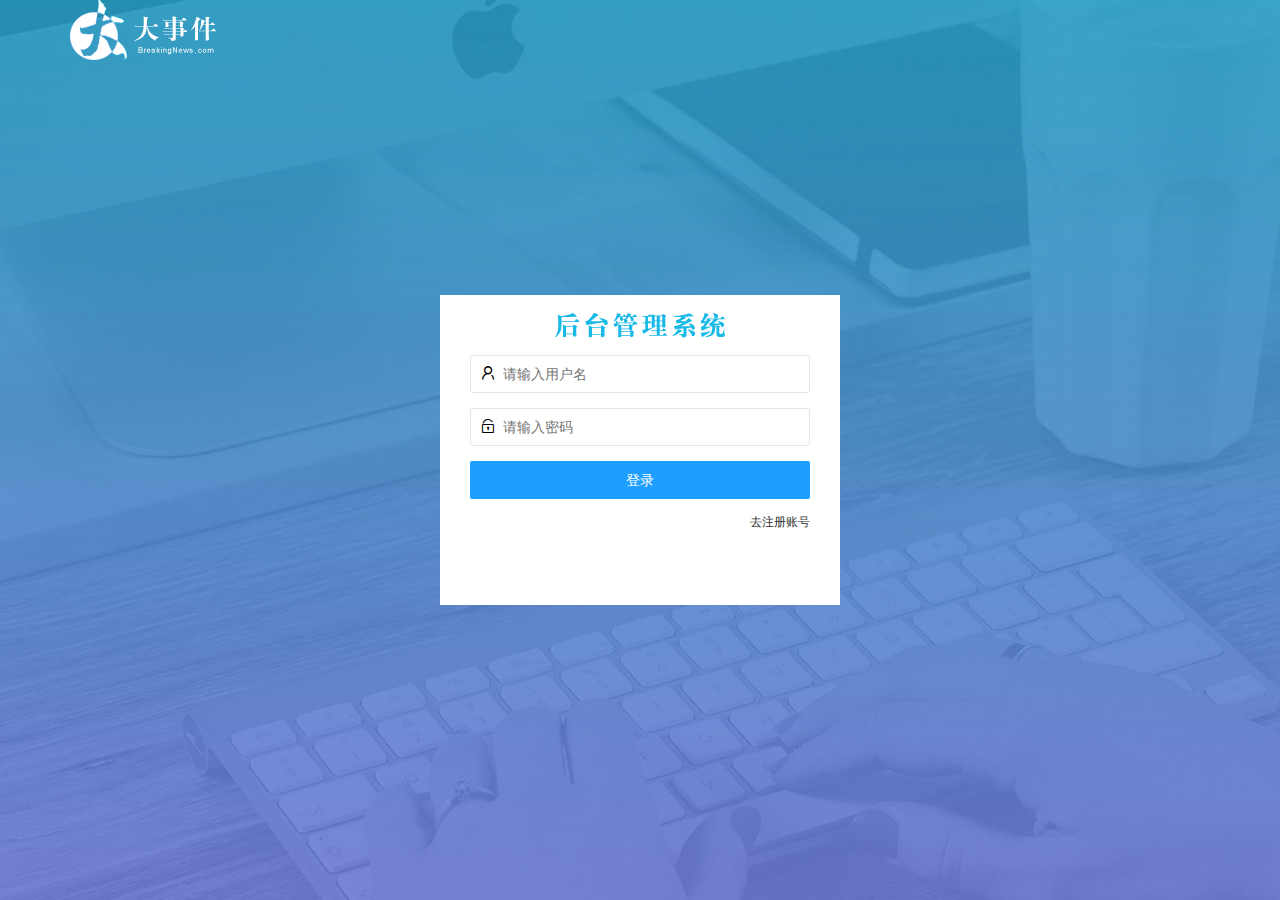
<file: login.html>
<!DOCTYPE html>
<html lang="en">

<head>
    <meta charset="UTF-8">
    <meta name="viewport" content="width=device-width, initial-scale=1.0">
    <title>大事件-登录/注册</title>
    <!-- 导入layui的样式 -->
    <link rel="stylesheet" href="/assets/lib/layui/css/layui.css">
    <!-- 导入自己的样式 -->
    <link rel="stylesheet" href="./assets/css/login.css">
</head>

<body>
    <!-- 头部的logo区域 -->
    <div class="layui-main">
        <img src="/assets/images/logo.png" alt="" />
    </div>
    <!-- 登录注册区域 -->
    <div class="loginAndRegBox">
        <div class="title_box"></div>
        <!-- 登录的div -->
        <div class="login_box">
            <!-- 登录的表单 -->
            <form class="layui-form" id="form_login">
                <!-- 用户名 -->
                <div class="layui-form-item">
                    <i class="layui-icon layui-icon-username"></i>
                    <input type="text" name="username" required lay-verify="required" placeholder="请输入用户名"
                        autocomplete="off" class="layui-input" />
                </div>
                <!-- 密码 -->
                <div class="layui-form-item">
                    <i class="layui-icon layui-icon-password"></i>
                    <input type="password" name="password" required lay-verify="required|pwd" placeholder="请输入密码"
                        autocomplete="off" class="layui-input">
                </div>
                <!-- 登入按钮 -->
                <div class="layui-form-item">
                    <!-- 注意：表单提交按钮和普通按钮的区别，就是 lay-submit 属性 -->
                    <button class="layui-btn layui-btn-fluid  layui-btn-normal" lay-submit>登录</button>
                </div>
                <div class="layui-form-item links">
                    <a href="javascript:;" id="link_reg">去注册账号</a>
                </div>
            </form>
        </div>
        <!-- 注册的div -->
        <div class="reg_box">
            <!-- 注册的表单 -->
            <form class="layui-form" id="form_reg">
                <!-- 用户名 -->
                <div class="layui-form-item">
                    <i class="layui-icon layui-icon-username"></i>
                    <input type="text" name="username" required lay-verify="required" placeholder="请输入用户名"
                        autocomplete="off" class="layui-input">
                </div>
                <!-- 密码 -->
                <div class="layui-form-item">
                    <i class="layui-icon layui-icon-password"></i>
                    <input type="password" name="password" required lay-verify="required|pwd" placeholder="请输入密码"
                        autocomplete="off" class="layui-input">
                </div>
                <!-- 密码确认框 -->
                <div class="layui-form-item">
                    <i class="layui-icon layui-icon-password"></i>
                    <input type="password" name="repassword" required lay-verify="required|pwd|repwd"
                        placeholder="再次确认密码" autocomplete="off" class="layui-input">
                </div>
                <!-- 注册按钮 -->
                <div class="layui-form-item">
                    <!-- 注意：表单提交按钮和普通按钮的区别，就是 lay-submit 属性 -->
                    <button class="layui-btn layui-btn-fluid  layui-btn-normal" lay-submit>注册</button>
                </div>
                <div class="layui-form-item links">
                    <a href="javascript:;" id="link_login">去登录</a>
                </div>
            </form>
        </div>
    </div>
    <!-- 导入layUI 的js文件 -->
    <script src="/assets/lib/layui/layui.all.js"></script>
    <!-- 导入JQuery -->
    <script src="/assets/lib/jquery.js"></script>
    <!-- 导入自己封装的 baseAPI.js -->
    <script src="/assets/js/baseAPI.JS"></script>
    <!-- 导入自己的JavaScript脚本 -->
    <script src="/assets/js/login.js"></script>
</body>

</html>
</file>
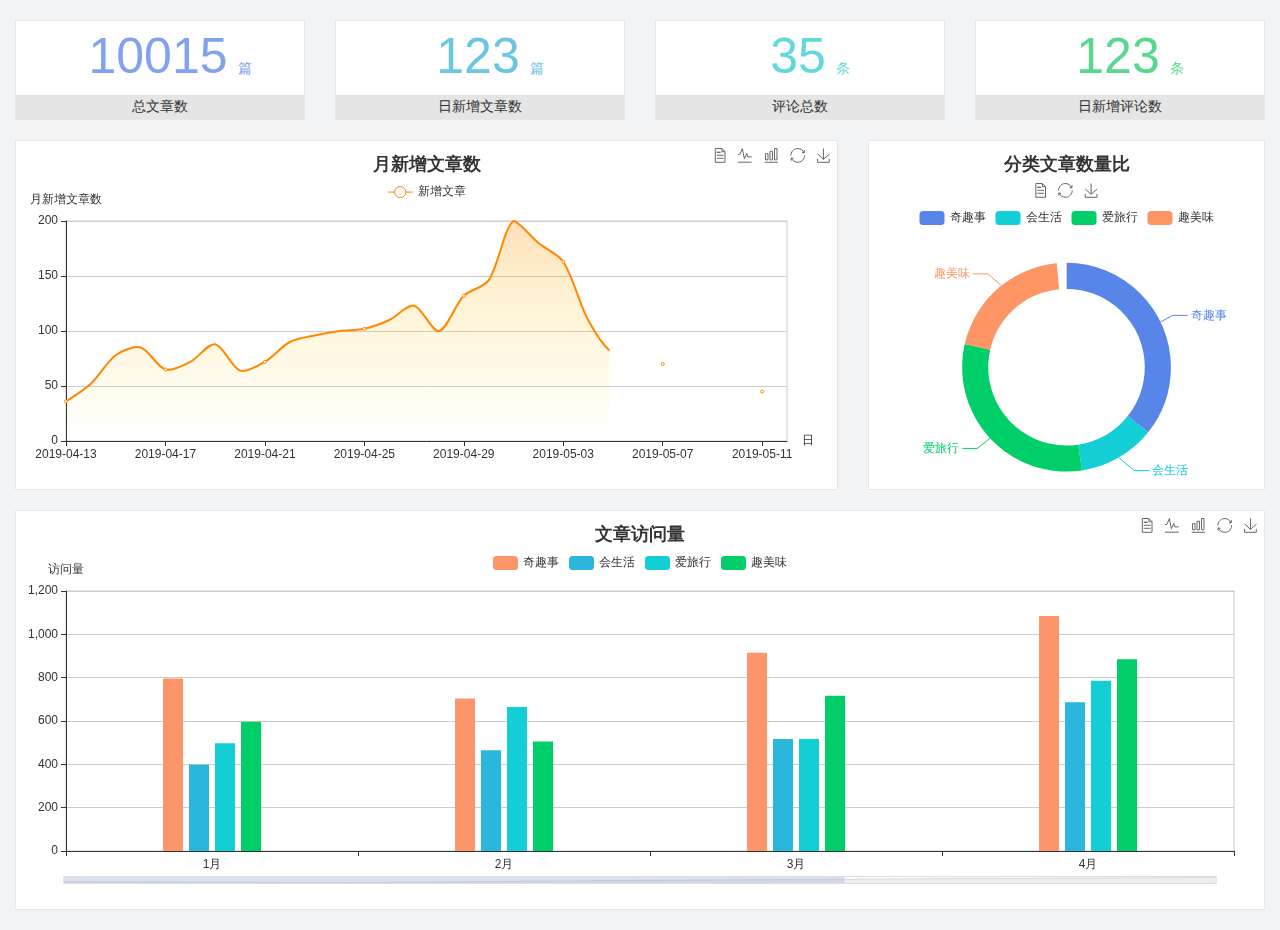
<file: home/dashboard.html>
<!DOCTYPE html>
<html lang="en">

<head>
  <meta charset="UTF-8">
  <meta name="viewport" content="width=device-width, initial-scale=1.0">
  <meta http-equiv="X-UA-Compatible" content="ie=edge">
  <title>图表统计</title>
  <link rel="stylesheet" href="../../assets/lib/bootstrap.css" />
  <link rel="stylesheet" href="../../assets/lib/main.css" />
  <script src="../../assets/lib/jquery.js"></script>
  <script type="text/javascript" src="../../assets/lib/echarts.min.js"></script>
</head>

<body>
  <div class="container-fluid">
    <div class="row spannel_list">
      <div class="col-sm-3 col-xs-6">
        <div class="spannel">
          <em>10015</em><span>篇</span>
          <b>总文章数</b>
        </div>
      </div>
      <div class="col-sm-3 col-xs-6">
        <div class="spannel scolor01">
          <em>123</em><span>篇</span>
          <b>日新增文章数</b>
        </div>
      </div>
      <div class="col-sm-3 col-xs-6">
        <div class="spannel scolor02">
          <em>35</em><span>条</span>
          <b>评论总数</b>
        </div>
      </div>
      <div class="col-sm-3 col-xs-6">
        <div class="spannel scolor03">
          <em>123</em><span>条</span>
          <b>日新增评论数</b>
        </div>
      </div>
    </div>
  </div>

  <div class="container-fluid">
    <div class="row curve-pie">
      <div class="col-lg-8 col-md-8">
        <div class="gragh_pannel" id="curve_show"></div>
      </div>
      <div class="col-lg-4 col-md-4">
        <div class="gragh_pannel" id="pie_show"></div>
      </div>
    </div>
  </div>

  <div class="container-fluid">
    <div class="column_pannel" id="column_show"></div>
  </div>

  <script>
    var oChart = echarts.init(document.getElementById('curve_show'));
    var aList_all = [
      { 'count': 36, 'date': '2019-04-13' },
      { 'count': 52, 'date': '2019-04-14' },
      { 'count': 78, 'date': '2019-04-15' },
      { 'count': 85, 'date': '2019-04-16' },
      { 'count': 65, 'date': '2019-04-17' },
      { 'count': 72, 'date': '2019-04-18' },
      { 'count': 88, 'date': '2019-04-19' },
      { 'count': 64, 'date': '2019-04-20' },
      { 'count': 72, 'date': '2019-04-21' },
      { 'count': 90, 'date': '2019-04-22' },
      { 'count': 96, 'date': '2019-04-23' },
      { 'count': 100, 'date': '2019-04-24' },
      { 'count': 102, 'date': '2019-04-25' },
      { 'count': 110, 'date': '2019-04-26' },
      { 'count': 123, 'date': '2019-04-27' },
      { 'count': 100, 'date': '2019-04-28' },
      { 'count': 132, 'date': '2019-04-29' },
      { 'count': 146, 'date': '2019-04-30' },
      { 'count': 200, 'date': '2019-05-01' },
      { 'count': 180, 'date': '2019-05-02' },
      { 'count': 163, 'date': '2019-05-03' },
      { 'count': 110, 'date': '2019-05-04' },
      { 'count': 80, 'date': '2019-05-05' },
      { 'count': 82, 'date': '2019-05-06' },
      { 'count': 70, 'date': '2019-05-07' },
      { 'count': 65, 'date': '2019-05-08' },
      { 'count': 54, 'date': '2019-05-09' },
      { 'count': 40, 'date': '2019-05-10' },
      { 'count': 45, 'date': '2019-05-11' },
      { 'count': 38, 'date': '2019-05-12' },
    ];

    let aCount = [];
    let aDate = [];

    for (var i = 0; i < aList_all.length; i++) {
      aCount.push(aList_all[i].count);
      aDate.push(aList_all[i].date);
    }

    var chartopt = {
      title: {
        text: '月新增文章数',
        left: 'center',
        top: '10'
      },
      tooltip: {
        trigger: 'axis'
      },
      legend: {
        data: ['新增文章'],
        top: '40'
      },
      toolbox: {
        show: true,
        feature: {
          mark: { show: true },
          dataView: { show: true, readOnly: false },
          magicType: { show: true, type: ['line', 'bar'] },
          restore: { show: true },
          saveAsImage: { show: true }
        }
      },
      calculable: true,
      xAxis: [
        {
          name: '日',
          type: 'category',
          boundaryGap: false,
          data: aDate
        }
      ],
      yAxis: [
        {
          name: '月新增文章数',
          type: 'value'
        }
      ],
      series: [
        {
          name: '新增文章',
          type: 'line',
          smooth: true,
          itemStyle: { normal: { areaStyle: { type: 'default' }, color: '#f80' }, lineStyle: { color: '#f80' } },
          data: aCount
        }],
      areaStyle: {
        normal: {
          color: new echarts.graphic.LinearGradient(0, 0, 0, 1, [{
            offset: 0,
            color: 'rgba(255,136,0,0.39)'
          }, {
            offset: .34,
            color: 'rgba(255,180,0,0.25)'
          }, {
            offset: 1,
            color: 'rgba(255,222,0,0.00)'
          }])

        }
      },
      grid: {
        show: true,
        x: 50,
        x2: 50,
        y: 80,
        height: 220
      }
    };

    oChart.setOption(chartopt);


    var oPie = echarts.init(document.getElementById('pie_show'));
    var oPieopt =
    {
      title: {
        top: 10,
        text: '分类文章数量比',
        x: 'center'
      },
      tooltip: {
        trigger: 'item',
        formatter: "{a} <br/>{b} : {c} ({d}%)"
      },
      color: ['#5885e8', '#13cfd5', '#00ce68', '#ff9565'],
      legend: {
        x: 'center',
        top: 65,
        data: ['奇趣事', '会生活', '爱旅行', '趣美味']
      },
      toolbox: {
        show: true,
        x: 'center',
        top: 35,
        feature: {
          mark: { show: true },
          dataView: { show: true, readOnly: false },
          magicType: {
            show: true,
            type: ['pie', 'funnel'],
            option: {
              funnel: {
                x: '25%',
                width: '50%',
                funnelAlign: 'left',
                max: 1548
              }
            }
          },
          restore: { show: true },
          saveAsImage: { show: true }
        }
      },
      calculable: true,
      series: [
        {
          name: '访问来源',
          type: 'pie',
          radius: ['45%', '60%'],
          center: ['50%', '65%'],
          data: [
            { value: 300, name: '奇趣事' },
            { value: 100, name: '会生活' },
            { value: 260, name: '爱旅行' },
            { value: 180, name: '趣美味' }
          ]
        }
      ]
    };
    oPie.setOption(oPieopt);



    var oColumn = this.echarts.init(document.getElementById('column_show'));
    var oColumnopt =
    {
      title: {
        text: '文章访问量',
        left: 'center',
        top: '10'
      },
      tooltip: {
        trigger: 'axis'
      },
      legend: {
        data: ['奇趣事', '会生活', '爱旅行', '趣美味'],
        top: '40'
      },
      toolbox: {
        show: true,
        feature: {
          mark: { show: true },
          dataView: { show: true, readOnly: false },
          magicType: { show: true, type: ['line', 'bar'] },
          restore: { show: true },
          saveAsImage: { show: true }
        }
      },
      calculable: true,
      xAxis: [
        {
          type: 'category',
          data: ['1月', '2月', '3月', '4月', '5月']
        }
      ],
      yAxis: [
        {
          name: '访问量',
          type: 'value'
        }
      ],
      series: [
        {
          name: '奇趣事',
          type: 'bar',
          barWidth: 20,
          itemStyle: {
            normal: { areaStyle: { type: 'default' }, color: '#fd956a' }
          },
          data: [800, 708, 920, 1090, 1200]
        },
        {
          name: '会生活',
          type: 'bar',
          barWidth: 20,
          itemStyle: {
            normal: { areaStyle: { type: 'default' }, color: '#2bb6db' }
          },
          data: [400, 468, 520, 690, 800]
        },
        {
          name: '爱旅行',
          type: 'bar',
          barWidth: 20,
          itemStyle: {
            normal: { areaStyle: { type: 'default' }, color: '#13cfd5' }
          },
          data: [500, 668, 520, 790, 900]
        },
        {
          name: '趣美味',
          type: 'bar',
          barWidth: 20,
          itemStyle: {
            normal: { areaStyle: { type: 'default' }, color: '#00ce68' }
          },
          data: [600, 508, 720, 890, 1000]
        }
      ],
      grid: {
        show: true,
        x: 50,
        x2: 30,
        y: 80,
        height: 260
      },
      dataZoom: [//给x轴设置滚动条
        {
          start: 0,//默认为0
          end: 100 - 1000 / 31,//默认为100
          type: 'slider',
          show: true,
          xAxisIndex: [0],
          handleSize: 0,//滑动条的 左右2个滑动条的大小
          height: 8,//组件高度
          left: 45, //左边的距离
          right: 50,//右边的距离
          bottom: 26,//右边的距离
          handleColor: '#ddd',//h滑动图标的颜色
          handleStyle: {
            borderColor: "#cacaca",
            borderWidth: "1",
            shadowBlur: 2,
            background: "#ddd",
            shadowColor: "#ddd",
          }
        }]
    };
    oColumn.setOption(oColumnopt);
  </script>
</body>

</html>
</file>
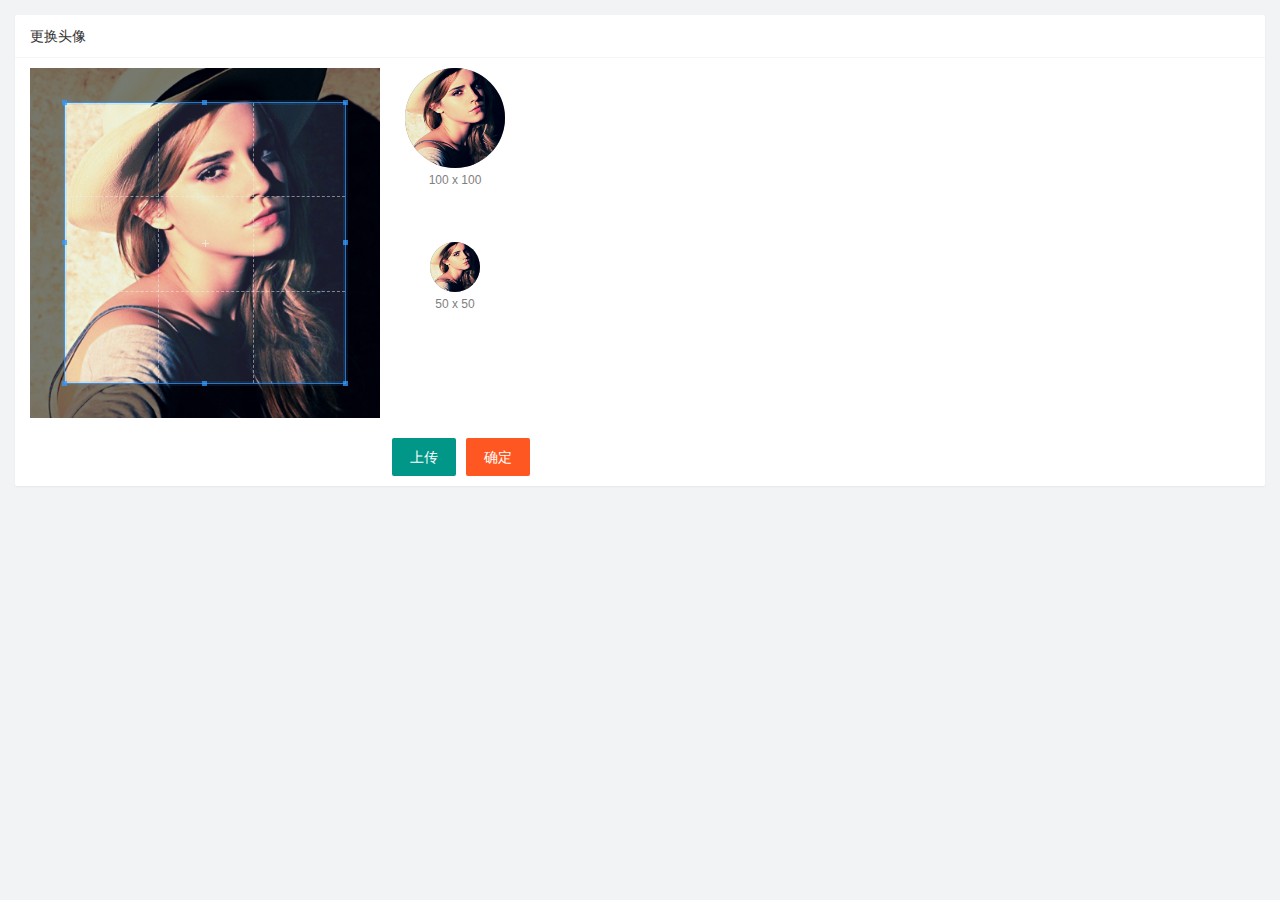
<file: user/user_avatar.html>
<!DOCTYPE html>
<html lang="en">

<head>
    <meta charset="UTF-8">
    <meta name="viewport" content="width=device-width, initial-scale=1.0">
    <title>Document</title>
    <link rel="stylesheet" href="/assets/lib/layui/css/layui.css">
    <link rel="stylesheet" href="/assets/lib/cropper/cropper.css" />
    <link rel="stylesheet" href="/assets/css/user/user_avatar.css">
</head>

<body>
    <!-- 卡片区域 -->
    <div class="layui-card">
        <div class="layui-card-header">更换头像</div>
        <div class="layui-card-body">
            <!-- 第一行的图片裁剪和预览区域 -->
            <div class="row1">
                <!-- 图片裁剪区域 -->
                <div class="cropper-box">
                    <!-- 这个 img 标签很重要，将来会把它初始化为裁剪区域 -->
                    <img id="image" src="/assets/images/sample.jpg" /> </div> <!-- 图片的预览区域 -->
                <div class="preview-box">
                    <div>
                        <!-- 宽高为 100px 的预览区域 -->
                        <div class="img-preview w100"></div>
                        <p class="size">100 x 100</p>
                    </div>
                    <div>
                        <!-- 宽高为 50px 的预览区域 -->
                        <div class="img-preview w50"></div>
                        <p class="size">50 x 50</p>
                    </div>
                </div>
            </div> <!-- 第二行的按钮区域 -->
            <div class="row2">
                <!-- 通过 accept 属性，可以指定，允许用户选择什么类型的文件-->
                <input type="file" id="file" accept="image/png,image/jpeg">
                <button type="button" class="layui-btn" id="btnChooseImage">上传</button>
                <button type="button" class="layui-btn layui-btn-danger" id="btnUpload">确定</button>
            </div>
        </div>
    </div>
    <script src="/assets/lib/layui/layui.all.js"></script>
    <script src="/assets/lib/jquery.js"></script>
    <script src="/assets/lib/cropper/Cropper.js"></script>
    <script src="/assets/lib/cropper/jquery-cropper.js"></script>
    <script src="/assets/js/baseAPI.JS"></script>
    <script src="/assets/js/user/user_avatar.js"></script>
</body>

</html>
</file>
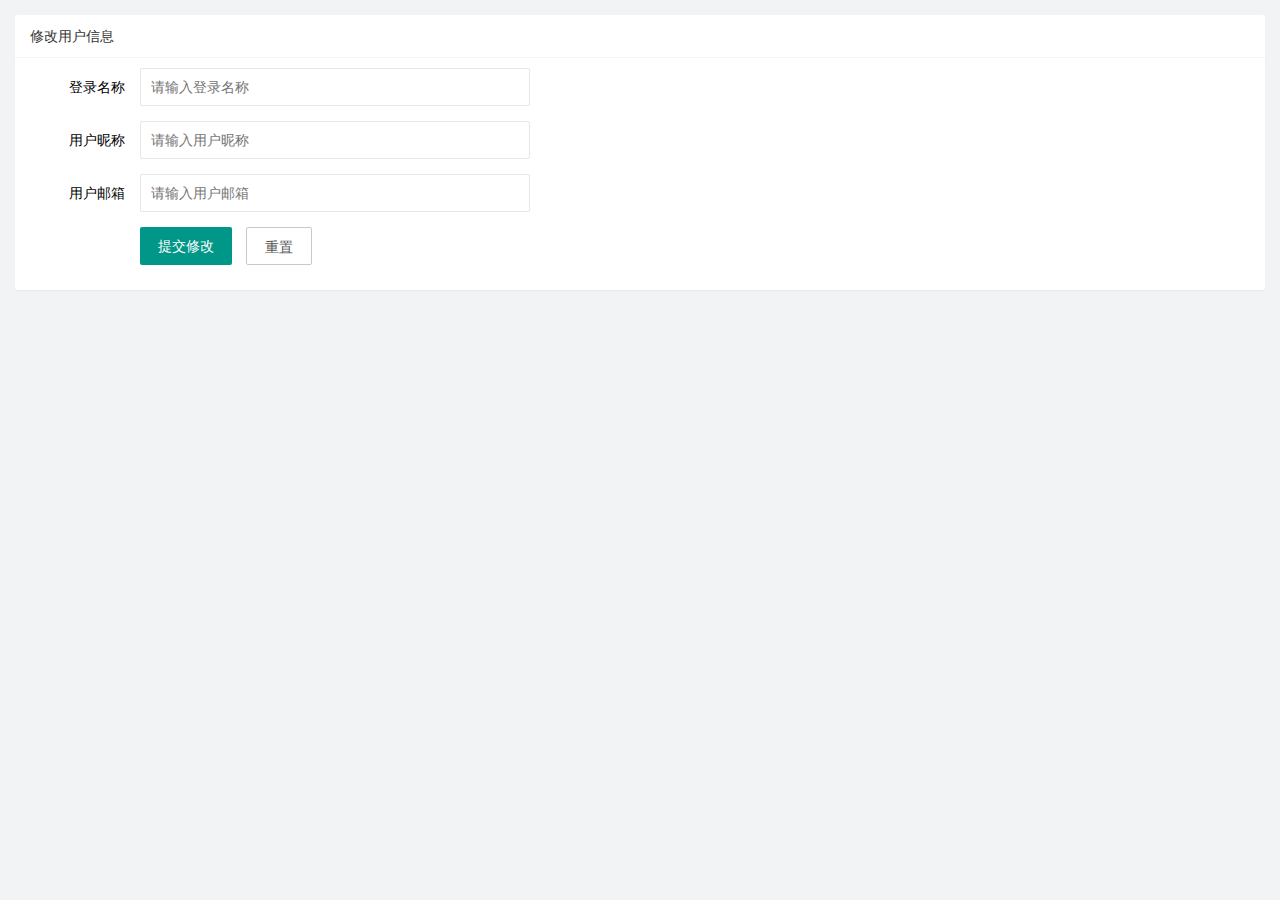
<file: user/user_info.html>
<!DOCTYPE html>
<html lang="en">

<head>
    <meta charset="UTF-8">
    <meta name="viewport" content="width=device-width, initial-scale=1.0">
    <title>Document</title>
    <!-- 导入 layui 的样式 -->
    <link rel="stylesheet" href="/assets/lib/layui/css/layui.css">
    <!-- 导入自己的样式 -->
    <link rel="stylesheet" href="/assets/css/user/user_info.css">
</head>

<body>
    <!-- 卡片区域 -->
    <div class="layui-card">
        <div class="layui-card-header">修改用户信息</div>
        <div class="layui-card-body">
            <!-- form表单区域 -->
            <form class="layui-form" lay-filter="formUserInfo">
                <!-- 这是隐藏域 -->
                <input type="hidden" name="id" value="">
                <div class="layui-form-item">
                    <label class="layui-form-label">登录名称</label>
                    <div class="layui-input-block">
                        <input type="text" name="username" required lay-verify="required" placeholder="请输入登录名称"
                            autocomplete="off" class="layui-input" readonly>
                    </div>
                </div>
                <div class="layui-form-item">
                    <label class="layui-form-label">用户昵称</label>
                    <div class="layui-input-block">
                        <input type="text" name="nickname" required lay-verify="required|nickname" placeholder="请输入用户昵称"
                            autocomplete="off" class="layui-input">
                    </div>
                </div>
                <div class="layui-form-item">
                    <label class="layui-form-label">用户邮箱</label>
                    <div class="layui-input-block">
                        <input type="text" name="email" required lay-verify="required|email" placeholder="请输入用户邮箱"
                            autocomplete="off" class="layui-input">
                    </div>
                </div>
                <div class="layui-form-item">
                    <div class="layui-input-block">
                        <button class="layui-btn" lay-submit lay-filter="formDemo">提交修改</button>
                        <button type="reset" class="layui-btn layui-btn-primary" id="btnReset">重置</button>
                    </div>
                </div>
            </form>
        </div>
    </div>
    <!-- 导入 layui 的 js -->
    <script src="/assets/lib/layui/layui.all.js"></script>
    <!-- 导入 jQuery -->
    <script src="/assets/lib/jquery.js"></script>
    <!-- 导入 baseAPI -->
    <script src="/assets/js/baseAPI.JS"></script>
    <!-- 导入自己的 js -->
    <script src="/assets//js/user/user_info.js"></script>
</body>

</html>
</file>
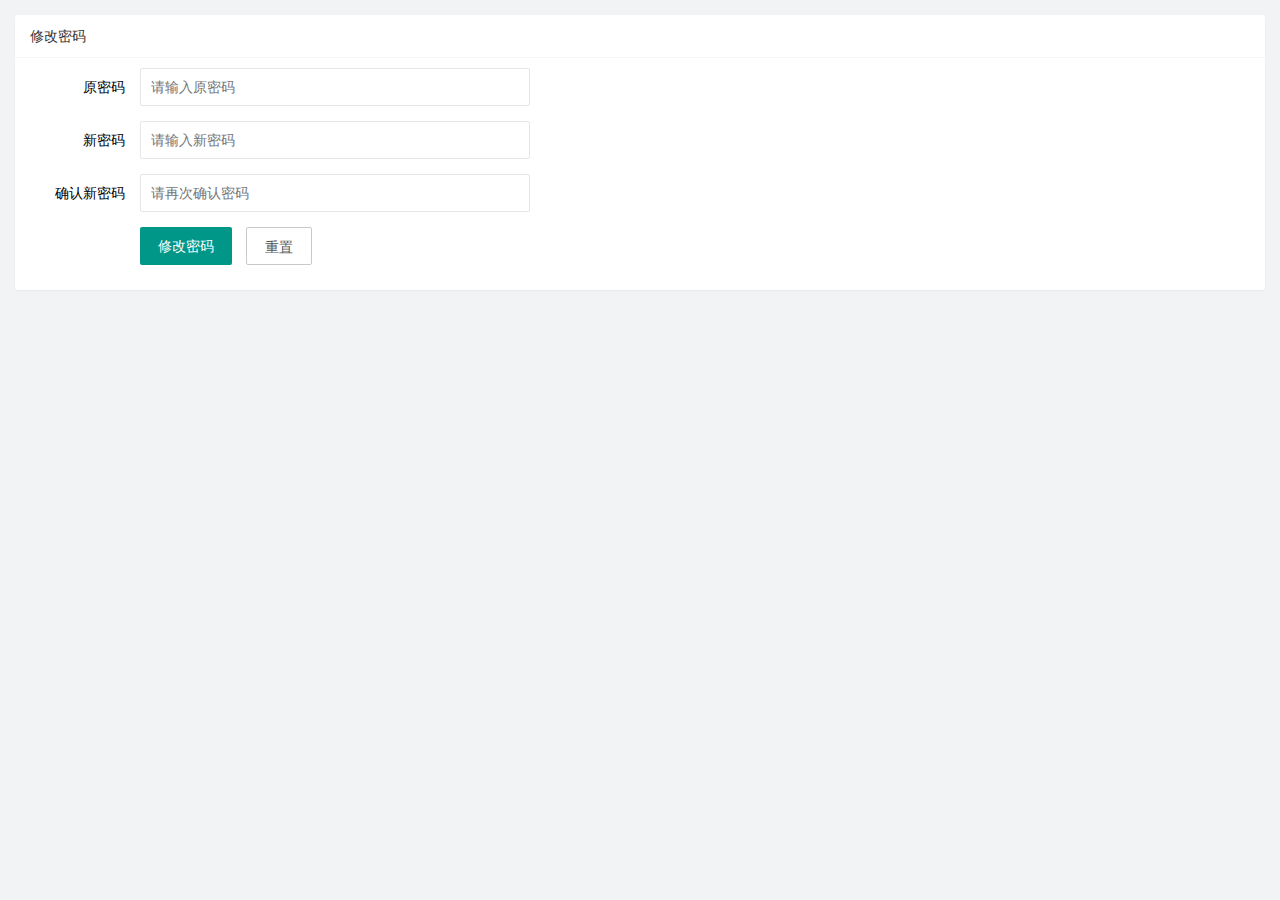
<file: user/user_pwd.html>
<!DOCTYPE html>
<html lang="en">

<head>
    <meta charset="UTF-8">
    <meta name="viewport" content="width=device-width, initial-scale=1.0">
    <title>Document</title>
    <link rel="stylesheet" href="/assets/lib/layui/css/layui.css">
    <link rel="stylesheet" href="/assets/css/user/user_pwd.css">
</head>

<body>
    <!-- 卡片区域 -->
    <div class="layui-card">
        <div class="layui-card-header">修改密码</div>
        <div class="layui-card-body">
            <form class="layui-form">
                <div class="layui-form-item">
                    <label class="layui-form-label">原密码</label>
                    <div class="layui-input-block">
                        <input type="password" name="oldPwd" required lay-verify="required|pwd" placeholder="请输入原密码"
                            autocomplete="off" class="layui-input">
                    </div>
                </div>
                <div class="layui-form-item">
                    <label class="layui-form-label">新密码</label>
                    <div class="layui-input-block">
                        <input type="password" name="newPwd" required lay-verify="required|pwd|samePwd"
                            placeholder="请输入新密码"
                            autocomplete="off" class="layui-input">
                    </div>
                </div>
                <div class="layui-form-item">
                    <label class="layui-form-label">确认新密码</label>
                    <div class="layui-input-block">
                        <input type="password" name="rePwd" required lay-verify="required|pwd|rePwd"
                            placeholder="请再次确认密码"
                            autocomplete="off" class="layui-input">
                    </div>
                </div>
                <div class="layui-form-item">
                    <div class="layui-input-block">
                        <button class="layui-btn" lay-submit lay-filter="formDemo">修改密码</button>
                        <button type="reset" class="layui-btn layui-btn-primary">重置</button>
                    </div>
                </div>
            </form>
        </div>
    </div>

    <!-- 导入 layui 的js -->
    <script src="/assets/lib/layui/layui.all.js"></script>
    <!-- 导入 jQuery -->
    <script src="/assets/lib/jquery.js"></script>
    <!-- 导入 baseAPI -->
    <script src="/assets/js/baseAPI.JS"></script>
    <!-- 导入自己的 js -->
    <script src="/assets/js/user/user_pwd.js"></script>
</body>

</html>
</file>
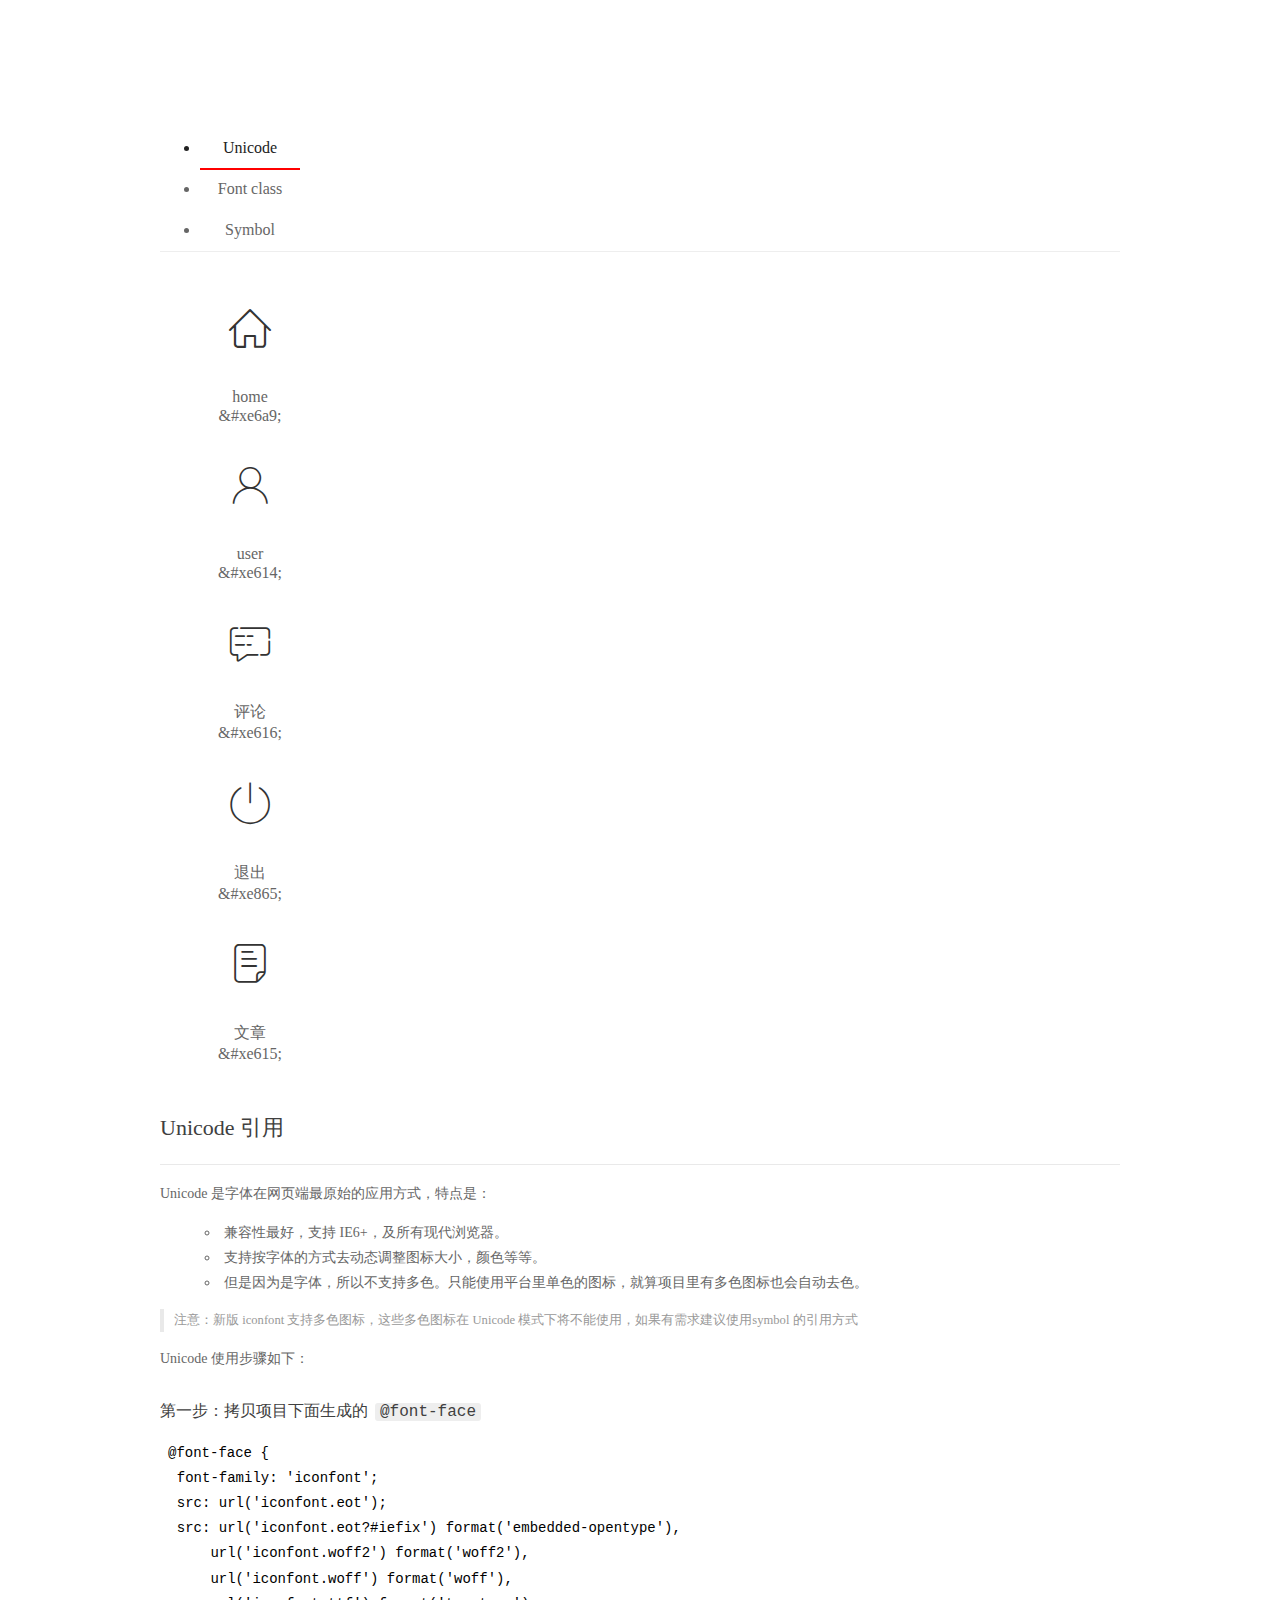
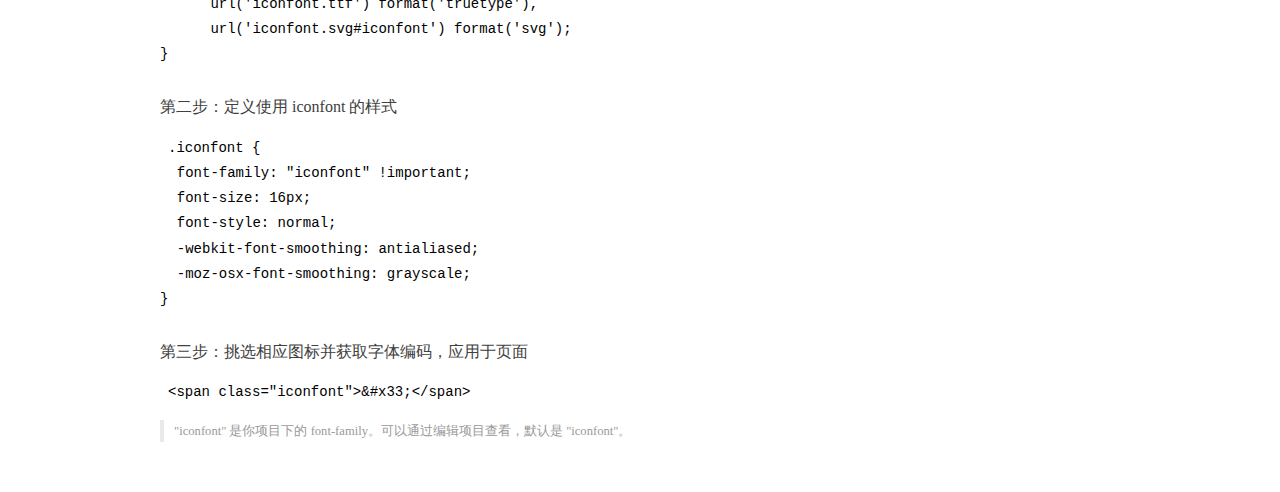
<file: assets/fonts/demo_index.html>
<!DOCTYPE html>
<html>
<head>
  <meta charset="utf-8"/>
  <title>IconFont Demo</title>
  <link rel="shortcut icon" href="https://gtms04.alicdn.com/tps/i4/TB1_oz6GVXXXXaFXpXXJDFnIXXX-64-64.ico" type="image/x-icon"/>
  <link rel="stylesheet" href="https://g.alicdn.com/thx/cube/1.3.2/cube.min.css">
  <link rel="stylesheet" href="demo.css">
  <link rel="stylesheet" href="iconfont.css">
  <script src="iconfont.js"></script>
  <!-- jQuery -->
  <script src="https://a1.alicdn.com/oss/uploads/2018/12/26/7bfddb60-08e8-11e9-9b04-53e73bb6408b.js"></script>
  <!-- 代码高亮 -->
  <script src="https://a1.alicdn.com/oss/uploads/2018/12/26/a3f714d0-08e6-11e9-8a15-ebf944d7534c.js"></script>
</head>
<body>
  <div class="main">
    <h1 class="logo"><a href="https://www.iconfont.cn/" title="iconfont 首页" target="_blank">&#xe86b;</a></h1>
    <div class="nav-tabs">
      <ul id="tabs" class="dib-box">
        <li class="dib active"><span>Unicode</span></li>
        <li class="dib"><span>Font class</span></li>
        <li class="dib"><span>Symbol</span></li>
      </ul>
      
    </div>
    <div class="tab-container">
      <div class="content unicode" style="display: block;">
          <ul class="icon_lists dib-box">
          
            <li class="dib">
              <span class="icon iconfont">&#xe6a9;</span>
                <div class="name">home</div>
                <div class="code-name">&amp;#xe6a9;</div>
              </li>
          
            <li class="dib">
              <span class="icon iconfont">&#xe614;</span>
                <div class="name">user</div>
                <div class="code-name">&amp;#xe614;</div>
              </li>
          
            <li class="dib">
              <span class="icon iconfont">&#xe616;</span>
                <div class="name">评论</div>
                <div class="code-name">&amp;#xe616;</div>
              </li>
          
            <li class="dib">
              <span class="icon iconfont">&#xe865;</span>
                <div class="name">退出</div>
                <div class="code-name">&amp;#xe865;</div>
              </li>
          
            <li class="dib">
              <span class="icon iconfont">&#xe615;</span>
                <div class="name">文章</div>
                <div class="code-name">&amp;#xe615;</div>
              </li>
          
          </ul>
          <div class="article markdown">
          <h2 id="unicode-">Unicode 引用</h2>
          <hr>

          <p>Unicode 是字体在网页端最原始的应用方式，特点是：</p>
          <ul>
            <li>兼容性最好，支持 IE6+，及所有现代浏览器。</li>
            <li>支持按字体的方式去动态调整图标大小，颜色等等。</li>
            <li>但是因为是字体，所以不支持多色。只能使用平台里单色的图标，就算项目里有多色图标也会自动去色。</li>
          </ul>
          <blockquote>
            <p>注意：新版 iconfont 支持多色图标，这些多色图标在 Unicode 模式下将不能使用，如果有需求建议使用symbol 的引用方式</p>
          </blockquote>
          <p>Unicode 使用步骤如下：</p>
          <h3 id="-font-face">第一步：拷贝项目下面生成的 <code>@font-face</code></h3>
<pre><code class="language-css"
>@font-face {
  font-family: 'iconfont';
  src: url('iconfont.eot');
  src: url('iconfont.eot?#iefix') format('embedded-opentype'),
      url('iconfont.woff2') format('woff2'),
      url('iconfont.woff') format('woff'),
      url('iconfont.ttf') format('truetype'),
      url('iconfont.svg#iconfont') format('svg');
}
</code></pre>
          <h3 id="-iconfont-">第二步：定义使用 iconfont 的样式</h3>
<pre><code class="language-css"
>.iconfont {
  font-family: "iconfont" !important;
  font-size: 16px;
  font-style: normal;
  -webkit-font-smoothing: antialiased;
  -moz-osx-font-smoothing: grayscale;
}
</code></pre>
          <h3 id="-">第三步：挑选相应图标并获取字体编码，应用于页面</h3>
<pre>
<code class="language-html"
>&lt;span class="iconfont"&gt;&amp;#x33;&lt;/span&gt;
</code></pre>
          <blockquote>
            <p>"iconfont" 是你项目下的 font-family。可以通过编辑项目查看，默认是 "iconfont"。</p>
          </blockquote>
          </div>
      </div>
      <div class="content font-class">
        <ul class="icon_lists dib-box">
          
          <li class="dib">
            <span class="icon iconfont icon-home"></span>
            <div class="name">
              home
            </div>
            <div class="code-name">.icon-home
            </div>
          </li>
          
          <li class="dib">
            <span class="icon iconfont icon-user"></span>
            <div class="name">
              user
            </div>
            <div class="code-name">.icon-user
            </div>
          </li>
          
          <li class="dib">
            <span class="icon iconfont icon-pinglun"></span>
            <div class="name">
              评论
            </div>
            <div class="code-name">.icon-pinglun
            </div>
          </li>
          
          <li class="dib">
            <span class="icon iconfont icon-tuichu"></span>
            <div class="name">
              退出
            </div>
            <div class="code-name">.icon-tuichu
            </div>
          </li>
          
          <li class="dib">
            <span class="icon iconfont icon-16"></span>
            <div class="name">
              文章
            </div>
            <div class="code-name">.icon-16
            </div>
          </li>
          
        </ul>
        <div class="article markdown">
        <h2 id="font-class-">font-class 引用</h2>
        <hr>

        <p>font-class 是 Unicode 使用方式的一种变种，主要是解决 Unicode 书写不直观，语意不明确的问题。</p>
        <p>与 Unicode 使用方式相比，具有如下特点：</p>
        <ul>
          <li>兼容性良好，支持 IE8+，及所有现代浏览器。</li>
          <li>相比于 Unicode 语意明确，书写更直观。可以很容易分辨这个 icon 是什么。</li>
          <li>因为使用 class 来定义图标，所以当要替换图标时，只需要修改 class 里面的 Unicode 引用。</li>
          <li>不过因为本质上还是使用的字体，所以多色图标还是不支持的。</li>
        </ul>
        <p>使用步骤如下：</p>
        <h3 id="-fontclass-">第一步：引入项目下面生成的 fontclass 代码：</h3>
<pre><code class="language-html">&lt;link rel="stylesheet" href="./iconfont.css"&gt;
</code></pre>
        <h3 id="-">第二步：挑选相应图标并获取类名，应用于页面：</h3>
<pre><code class="language-html">&lt;span class="iconfont icon-xxx"&gt;&lt;/span&gt;
</code></pre>
        <blockquote>
          <p>"
            iconfont" 是你项目下的 font-family。可以通过编辑项目查看，默认是 "iconfont"。</p>
        </blockquote>
      </div>
      </div>
      <div class="content symbol">
          <ul class="icon_lists dib-box">
          
            <li class="dib">
                <svg class="icon svg-icon" aria-hidden="true">
                  <use xlink:href="#icon-home"></use>
                </svg>
                <div class="name">home</div>
                <div class="code-name">#icon-home</div>
            </li>
          
            <li class="dib">
                <svg class="icon svg-icon" aria-hidden="true">
                  <use xlink:href="#icon-user"></use>
                </svg>
                <div class="name">user</div>
                <div class="code-name">#icon-user</div>
            </li>
          
            <li class="dib">
                <svg class="icon svg-icon" aria-hidden="true">
                  <use xlink:href="#icon-pinglun"></use>
                </svg>
                <div class="name">评论</div>
                <div class="code-name">#icon-pinglun</div>
            </li>
          
            <li class="dib">
                <svg class="icon svg-icon" aria-hidden="true">
                  <use xlink:href="#icon-tuichu"></use>
                </svg>
                <div class="name">退出</div>
                <div class="code-name">#icon-tuichu</div>
            </li>
          
            <li class="dib">
                <svg class="icon svg-icon" aria-hidden="true">
                  <use xlink:href="#icon-16"></use>
                </svg>
                <div class="name">文章</div>
                <div class="code-name">#icon-16</div>
            </li>
          
          </ul>
          <div class="article markdown">
          <h2 id="symbol-">Symbol 引用</h2>
          <hr>

          <p>这是一种全新的使用方式，应该说这才是未来的主流，也是平台目前推荐的用法。相关介绍可以参考这篇<a href="">文章</a>
            这种用法其实是做了一个 SVG 的集合，与另外两种相比具有如下特点：</p>
          <ul>
            <li>支持多色图标了，不再受单色限制。</li>
            <li>通过一些技巧，支持像字体那样，通过 <code>font-size</code>, <code>color</code> 来调整样式。</li>
            <li>兼容性较差，支持 IE9+，及现代浏览器。</li>
            <li>浏览器渲染 SVG 的性能一般，还不如 png。</li>
          </ul>
          <p>使用步骤如下：</p>
          <h3 id="-symbol-">第一步：引入项目下面生成的 symbol 代码：</h3>
<pre><code class="language-html">&lt;script src="./iconfont.js"&gt;&lt;/script&gt;
</code></pre>
          <h3 id="-css-">第二步：加入通用 CSS 代码（引入一次就行）：</h3>
<pre><code class="language-html">&lt;style&gt;
.icon {
  width: 1em;
  height: 1em;
  vertical-align: -0.15em;
  fill: currentColor;
  overflow: hidden;
}
&lt;/style&gt;
</code></pre>
          <h3 id="-">第三步：挑选相应图标并获取类名，应用于页面：</h3>
<pre><code class="language-html">&lt;svg class="icon" aria-hidden="true"&gt;
  &lt;use xlink:href="#icon-xxx"&gt;&lt;/use&gt;
&lt;/svg&gt;
</code></pre>
          </div>
      </div>

    </div>
  </div>
  <script>
  $(document).ready(function () {
      $('.tab-container .content:first').show()

      $('#tabs li').click(function (e) {
        var tabContent = $('.tab-container .content')
        var index = $(this).index()

        if ($(this).hasClass('active')) {
          return
        } else {
          $('#tabs li').removeClass('active')
          $(this).addClass('active')

          tabContent.hide().eq(index).fadeIn()
        }
      })
    })
  </script>
</body>
</html>
</file>
<file: assets/lib/layui/css/layui.css>
/** layui-v2.5.5 MIT License By https://www.layui.com */
 .layui-inline,img{display:inline-block;vertical-align:middle}h1,h2,h3,h4,h5,h6{font-weight:400}.layui-edge,.layui-header,.layui-inline,.layui-main{position:relative}.layui-body,.layui-edge,.layui-elip{overflow:hidden}.layui-btn,.layui-edge,.layui-inline,img{vertical-align:middle}.layui-btn,.layui-disabled,.layui-icon,.layui-unselect{-moz-user-select:none;-webkit-user-select:none;-ms-user-select:none}.layui-elip,.layui-form-checkbox span,.layui-form-pane .layui-form-label{text-overflow:ellipsis;white-space:nowrap}.layui-breadcrumb,.layui-tree-btnGroup{visibility:hidden}blockquote,body,button,dd,div,dl,dt,form,h1,h2,h3,h4,h5,h6,input,li,ol,p,pre,td,textarea,th,ul{margin:0;padding:0;-webkit-tap-highlight-color:rgba(0,0,0,0)}a:active,a:hover{outline:0}img{border:none}li{list-style:none}table{border-collapse:collapse;border-spacing:0}h4,h5,h6{font-size:100%}button,input,optgroup,option,select,textarea{font-family:inherit;font-size:inherit;font-style:inherit;font-weight:inherit;outline:0}pre{white-space:pre-wrap;white-space:-moz-pre-wrap;white-space:-pre-wrap;white-space:-o-pre-wrap;word-wrap:break-word}body{line-height:24px;font:14px Helvetica Neue,Helvetica,PingFang SC,Tahoma,Arial,sans-serif}hr{height:1px;margin:10px 0;border:0;clear:both}a{color:#333;text-decoration:none}a:hover{color:#777}a cite{font-style:normal;*cursor:pointer}.layui-border-box,.layui-border-box *{box-sizing:border-box}.layui-box,.layui-box *{box-sizing:content-box}.layui-clear{clear:both;*zoom:1}.layui-clear:after{content:'\20';clear:both;*zoom:1;display:block;height:0}.layui-inline{*display:inline;*zoom:1}.layui-edge{display:inline-block;width:0;height:0;border-width:6px;border-style:dashed;border-color:transparent}.layui-edge-top{top:-4px;border-bottom-color:#999;border-bottom-style:solid}.layui-edge-right{border-left-color:#999;border-left-style:solid}.layui-edge-bottom{top:2px;border-top-color:#999;border-top-style:solid}.layui-edge-left{border-right-color:#999;border-right-style:solid}.layui-disabled,.layui-disabled:hover{color:#d2d2d2!important;cursor:not-allowed!important}.layui-circle{border-radius:100%}.layui-show{display:block!important}.layui-hide{display:none!important}@font-face{font-family:layui-icon;src:url(../font/iconfont.eot?v=250);src:url(../font/iconfont.eot?v=250#iefix) format('embedded-opentype'),url(../font/iconfont.woff2?v=250) format('woff2'),url(../font/iconfont.woff?v=250) format('woff'),url(../font/iconfont.ttf?v=250) format('truetype'),url(../font/iconfont.svg?v=250#layui-icon) format('svg')}.layui-icon{font-family:layui-icon!important;font-size:16px;font-style:normal;-webkit-font-smoothing:antialiased;-moz-osx-font-smoothing:grayscale}.layui-icon-reply-fill:before{content:"\e611"}.layui-icon-set-fill:before{content:"\e614"}.layui-icon-menu-fill:before{content:"\e60f"}.layui-icon-search:before{content:"\e615"}.layui-icon-share:before{content:"\e641"}.layui-icon-set-sm:before{content:"\e620"}.layui-icon-engine:before{content:"\e628"}.layui-icon-close:before{content:"\1006"}.layui-icon-close-fill:before{content:"\1007"}.layui-icon-chart-screen:before{content:"\e629"}.layui-icon-star:before{content:"\e600"}.layui-icon-circle-dot:before{content:"\e617"}.layui-icon-chat:before{content:"\e606"}.layui-icon-release:before{content:"\e609"}.layui-icon-list:before{content:"\e60a"}.layui-icon-chart:before{content:"\e62c"}.layui-icon-ok-circle:before{content:"\1005"}.layui-icon-layim-theme:before{content:"\e61b"}.layui-icon-table:before{content:"\e62d"}.layui-icon-right:before{content:"\e602"}.layui-icon-left:before{content:"\e603"}.layui-icon-cart-simple:before{content:"\e698"}.layui-icon-face-cry:before{content:"\e69c"}.layui-icon-face-smile:before{content:"\e6af"}.layui-icon-survey:before{content:"\e6b2"}.layui-icon-tree:before{content:"\e62e"}.layui-icon-upload-circle:before{content:"\e62f"}.layui-icon-add-circle:before{content:"\e61f"}.layui-icon-download-circle:before{content:"\e601"}.layui-icon-templeate-1:before{content:"\e630"}.layui-icon-util:before{content:"\e631"}.layui-icon-face-surprised:before{content:"\e664"}.layui-icon-edit:before{content:"\e642"}.layui-icon-speaker:before{content:"\e645"}.layui-icon-down:before{content:"\e61a"}.layui-icon-file:before{content:"\e621"}.layui-icon-layouts:before{content:"\e632"}.layui-icon-rate-half:before{content:"\e6c9"}.layui-icon-add-circle-fine:before{content:"\e608"}.layui-icon-prev-circle:before{content:"\e633"}.layui-icon-read:before{content:"\e705"}.layui-icon-404:before{content:"\e61c"}.layui-icon-carousel:before{content:"\e634"}.layui-icon-help:before{content:"\e607"}.layui-icon-code-circle:before{content:"\e635"}.layui-icon-water:before{content:"\e636"}.layui-icon-username:before{content:"\e66f"}.layui-icon-find-fill:before{content:"\e670"}.layui-icon-about:before{content:"\e60b"}.layui-icon-location:before{content:"\e715"}.layui-icon-up:before{content:"\e619"}.layui-icon-pause:before{content:"\e651"}.layui-icon-date:before{content:"\e637"}.layui-icon-layim-uploadfile:before{content:"\e61d"}.layui-icon-delete:before{content:"\e640"}.layui-icon-play:before{content:"\e652"}.layui-icon-top:before{content:"\e604"}.layui-icon-friends:before{content:"\e612"}.layui-icon-refresh-3:before{content:"\e9aa"}.layui-icon-ok:before{content:"\e605"}.layui-icon-layer:before{content:"\e638"}.layui-icon-face-smile-fine:before{content:"\e60c"}.layui-icon-dollar:before{content:"\e659"}.layui-icon-group:before{content:"\e613"}.layui-icon-layim-download:before{content:"\e61e"}.layui-icon-picture-fine:before{content:"\e60d"}.layui-icon-link:before{content:"\e64c"}.layui-icon-diamond:before{content:"\e735"}.layui-icon-log:before{content:"\e60e"}.layui-icon-rate-solid:before{content:"\e67a"}.layui-icon-fonts-del:before{content:"\e64f"}.layui-icon-unlink:before{content:"\e64d"}.layui-icon-fonts-clear:before{content:"\e639"}.layui-icon-triangle-r:before{content:"\e623"}.layui-icon-circle:before{content:"\e63f"}.layui-icon-radio:before{content:"\e643"}.layui-icon-align-center:before{content:"\e647"}.layui-icon-align-right:before{content:"\e648"}.layui-icon-align-left:before{content:"\e649"}.layui-icon-loading-1:before{content:"\e63e"}.layui-icon-return:before{content:"\e65c"}.layui-icon-fonts-strong:before{content:"\e62b"}.layui-icon-upload:before{content:"\e67c"}.layui-icon-dialogue:before{content:"\e63a"}.layui-icon-video:before{content:"\e6ed"}.layui-icon-headset:before{content:"\e6fc"}.layui-icon-cellphone-fine:before{content:"\e63b"}.layui-icon-add-1:before{content:"\e654"}.layui-icon-face-smile-b:before{content:"\e650"}.layui-icon-fonts-html:before{content:"\e64b"}.layui-icon-form:before{content:"\e63c"}.layui-icon-cart:before{content:"\e657"}.layui-icon-camera-fill:before{content:"\e65d"}.layui-icon-tabs:before{content:"\e62a"}.layui-icon-fonts-code:before{content:"\e64e"}.layui-icon-fire:before{content:"\e756"}.layui-icon-set:before{content:"\e716"}.layui-icon-fonts-u:before{content:"\e646"}.layui-icon-triangle-d:before{content:"\e625"}.layui-icon-tips:before{content:"\e702"}.layui-icon-picture:before{content:"\e64a"}.layui-icon-more-vertical:before{content:"\e671"}.layui-icon-flag:before{content:"\e66c"}.layui-icon-loading:before{content:"\e63d"}.layui-icon-fonts-i:before{content:"\e644"}.layui-icon-refresh-1:before{content:"\e666"}.layui-icon-rmb:before{content:"\e65e"}.layui-icon-home:before{content:"\e68e"}.layui-icon-user:before{content:"\e770"}.layui-icon-notice:before{content:"\e667"}.layui-icon-login-weibo:before{content:"\e675"}.layui-icon-voice:before{content:"\e688"}.layui-icon-upload-drag:before{content:"\e681"}.layui-icon-login-qq:before{content:"\e676"}.layui-icon-snowflake:before{content:"\e6b1"}.layui-icon-file-b:before{content:"\e655"}.layui-icon-template:before{content:"\e663"}.layui-icon-auz:before{content:"\e672"}.layui-icon-console:before{content:"\e665"}.layui-icon-app:before{content:"\e653"}.layui-icon-prev:before{content:"\e65a"}.layui-icon-website:before{content:"\e7ae"}.layui-icon-next:before{content:"\e65b"}.layui-icon-component:before{content:"\e857"}.layui-icon-more:before{content:"\e65f"}.layui-icon-login-wechat:before{content:"\e677"}.layui-icon-shrink-right:before{content:"\e668"}.layui-icon-spread-left:before{content:"\e66b"}.layui-icon-camera:before{content:"\e660"}.layui-icon-note:before{content:"\e66e"}.layui-icon-refresh:before{content:"\e669"}.layui-icon-female:before{content:"\e661"}.layui-icon-male:before{content:"\e662"}.layui-icon-password:before{content:"\e673"}.layui-icon-senior:before{content:"\e674"}.layui-icon-theme:before{content:"\e66a"}.layui-icon-tread:before{content:"\e6c5"}.layui-icon-praise:before{content:"\e6c6"}.layui-icon-star-fill:before{content:"\e658"}.layui-icon-rate:before{content:"\e67b"}.layui-icon-template-1:before{content:"\e656"}.layui-icon-vercode:before{content:"\e679"}.layui-icon-cellphone:before{content:"\e678"}.layui-icon-screen-full:before{content:"\e622"}.layui-icon-screen-restore:before{content:"\e758"}.layui-icon-cols:before{content:"\e610"}.layui-icon-export:before{content:"\e67d"}.layui-icon-print:before{content:"\e66d"}.layui-icon-slider:before{content:"\e714"}.layui-icon-addition:before{content:"\e624"}.layui-icon-subtraction:before{content:"\e67e"}.layui-icon-service:before{content:"\e626"}.layui-icon-transfer:before{content:"\e691"}.layui-main{width:1140px;margin:0 auto}.layui-header{z-index:1000;height:60px}.layui-header a:hover{transition:all .5s;-webkit-transition:all .5s}.layui-side{position:fixed;left:0;top:0;bottom:0;z-index:999;width:200px;overflow-x:hidden}.layui-side-scroll{position:relative;width:220px;height:100%;overflow-x:hidden}.layui-body{position:absolute;left:200px;right:0;top:0;bottom:0;z-index:998;width:auto;overflow-y:auto;box-sizing:border-box}.layui-layout-body{overflow:hidden}.layui-layout-admin .layui-header{background-color:#23262E}.layui-layout-admin .layui-side{top:60px;width:200px;overflow-x:hidden}.layui-layout-admin .layui-body{position:fixed;top:60px;bottom:44px}.layui-layout-admin .layui-main{width:auto;margin:0 15px}.layui-layout-admin .layui-footer{position:fixed;left:200px;right:0;bottom:0;height:44px;line-height:44px;padding:0 15px;background-color:#eee}.layui-layout-admin .layui-logo{position:absolute;left:0;top:0;width:200px;height:100%;line-height:60px;text-align:center;color:#009688;font-size:16px}.layui-layout-admin .layui-header .layui-nav{background:0 0}.layui-layout-left{position:absolute!important;left:200px;top:0}.layui-layout-right{position:absolute!important;right:0;top:0}.layui-container{position:relative;margin:0 auto;padding:0 15px;box-sizing:border-box}.layui-fluid{position:relative;margin:0 auto;padding:0 15px}.layui-row:after,.layui-row:before{content:'';display:block;clear:both}.layui-col-lg1,.layui-col-lg10,.layui-col-lg11,.layui-col-lg12,.layui-col-lg2,.layui-col-lg3,.layui-col-lg4,.layui-col-lg5,.layui-col-lg6,.layui-col-lg7,.layui-col-lg8,.layui-col-lg9,.layui-col-md1,.layui-col-md10,.layui-col-md11,.layui-col-md12,.layui-col-md2,.layui-col-md3,.layui-col-md4,.layui-col-md5,.layui-col-md6,.layui-col-md7,.layui-col-md8,.layui-col-md9,.layui-col-sm1,.layui-col-sm10,.layui-col-sm11,.layui-col-sm12,.layui-col-sm2,.layui-col-sm3,.layui-col-sm4,.layui-col-sm5,.layui-col-sm6,.layui-col-sm7,.layui-col-sm8,.layui-col-sm9,.layui-col-xs1,.layui-col-xs10,.layui-col-xs11,.layui-col-xs12,.layui-col-xs2,.layui-col-xs3,.layui-col-xs4,.layui-col-xs5,.layui-col-xs6,.layui-col-xs7,.layui-col-xs8,.layui-col-xs9{position:relative;display:block;box-sizing:border-box}.layui-col-xs1,.layui-col-xs10,.layui-col-xs11,.layui-col-xs12,.layui-col-xs2,.layui-col-xs3,.layui-col-xs4,.layui-col-xs5,.layui-col-xs6,.layui-col-xs7,.layui-col-xs8,.layui-col-xs9{float:left}.layui-col-xs1{width:8.33333333%}.layui-col-xs2{width:16.66666667%}.layui-col-xs3{width:25%}.layui-col-xs4{width:33.33333333%}.layui-col-xs5{width:41.66666667%}.layui-col-xs6{width:50%}.layui-col-xs7{width:58.33333333%}.layui-col-xs8{width:66.66666667%}.layui-col-xs9{width:75%}.layui-col-xs10{width:83.33333333%}.layui-col-xs11{width:91.66666667%}.layui-col-xs12{width:100%}.layui-col-xs-offset1{margin-left:8.33333333%}.layui-col-xs-offset2{margin-left:16.66666667%}.layui-col-xs-offset3{margin-left:25%}.layui-col-xs-offset4{margin-left:33.33333333%}.layui-col-xs-offset5{margin-left:41.66666667%}.layui-col-xs-offset6{margin-left:50%}.layui-col-xs-offset7{margin-left:58.33333333%}.layui-col-xs-offset8{margin-left:66.66666667%}.layui-col-xs-offset9{margin-left:75%}.layui-col-xs-offset10{margin-left:83.33333333%}.layui-col-xs-offset11{margin-left:91.66666667%}.layui-col-xs-offset12{margin-left:100%}@media screen and (max-width:768px){.layui-hide-xs{display:none!important}.layui-show-xs-block{display:block!important}.layui-show-xs-inline{display:inline!important}.layui-show-xs-inline-block{display:inline-block!important}}@media screen and (min-width:768px){.layui-container{width:750px}.layui-hide-sm{display:none!important}.layui-show-sm-block{display:block!important}.layui-show-sm-inline{display:inline!important}.layui-show-sm-inline-block{display:inline-block!important}.layui-col-sm1,.layui-col-sm10,.layui-col-sm11,.layui-col-sm12,.layui-col-sm2,.layui-col-sm3,.layui-col-sm4,.layui-col-sm5,.layui-col-sm6,.layui-col-sm7,.layui-col-sm8,.layui-col-sm9{float:left}.layui-col-sm1{width:8.33333333%}.layui-col-sm2{width:16.66666667%}.layui-col-sm3{width:25%}.layui-col-sm4{width:33.33333333%}.layui-col-sm5{width:41.66666667%}.layui-col-sm6{width:50%}.layui-col-sm7{width:58.33333333%}.layui-col-sm8{width:66.66666667%}.layui-col-sm9{width:75%}.layui-col-sm10{width:83.33333333%}.layui-col-sm11{width:91.66666667%}.layui-col-sm12{width:100%}.layui-col-sm-offset1{margin-left:8.33333333%}.layui-col-sm-offset2{margin-left:16.66666667%}.layui-col-sm-offset3{margin-left:25%}.layui-col-sm-offset4{margin-left:33.33333333%}.layui-col-sm-offset5{margin-left:41.66666667%}.layui-col-sm-offset6{margin-left:50%}.layui-col-sm-offset7{margin-left:58.33333333%}.layui-col-sm-offset8{margin-left:66.66666667%}.layui-col-sm-offset9{margin-left:75%}.layui-col-sm-offset10{margin-left:83.33333333%}.layui-col-sm-offset11{margin-left:91.66666667%}.layui-col-sm-offset12{margin-left:100%}}@media screen and (min-width:992px){.layui-container{width:970px}.layui-hide-md{display:none!important}.layui-show-md-block{display:block!important}.layui-show-md-inline{display:inline!important}.layui-show-md-inline-block{display:inline-block!important}.layui-col-md1,.layui-col-md10,.layui-col-md11,.layui-col-md12,.layui-col-md2,.layui-col-md3,.layui-col-md4,.layui-col-md5,.layui-col-md6,.layui-col-md7,.layui-col-md8,.layui-col-md9{float:left}.layui-col-md1{width:8.33333333%}.layui-col-md2{width:16.66666667%}.layui-col-md3{width:25%}.layui-col-md4{width:33.33333333%}.layui-col-md5{width:41.66666667%}.layui-col-md6{width:50%}.layui-col-md7{width:58.33333333%}.layui-col-md8{width:66.66666667%}.layui-col-md9{width:75%}.layui-col-md10{width:83.33333333%}.layui-col-md11{width:91.66666667%}.layui-col-md12{width:100%}.layui-col-md-offset1{margin-left:8.33333333%}.layui-col-md-offset2{margin-left:16.66666667%}.layui-col-md-offset3{margin-left:25%}.layui-col-md-offset4{margin-left:33.33333333%}.layui-col-md-offset5{margin-left:41.66666667%}.layui-col-md-offset6{margin-left:50%}.layui-col-md-offset7{margin-left:58.33333333%}.layui-col-md-offset8{margin-left:66.66666667%}.layui-col-md-offset9{margin-left:75%}.layui-col-md-offset10{margin-left:83.33333333%}.layui-col-md-offset11{margin-left:91.66666667%}.layui-col-md-offset12{margin-left:100%}}@media screen and (min-width:1200px){.layui-container{width:1170px}.layui-hide-lg{display:none!important}.layui-show-lg-block{display:block!important}.layui-show-lg-inline{display:inline!important}.layui-show-lg-inline-block{display:inline-block!important}.layui-col-lg1,.layui-col-lg10,.layui-col-lg11,.layui-col-lg12,.layui-col-lg2,.layui-col-lg3,.layui-col-lg4,.layui-col-lg5,.layui-col-lg6,.layui-col-lg7,.layui-col-lg8,.layui-col-lg9{float:left}.layui-col-lg1{width:8.33333333%}.layui-col-lg2{width:16.66666667%}.layui-col-lg3{width:25%}.layui-col-lg4{width:33.33333333%}.layui-col-lg5{width:41.66666667%}.layui-col-lg6{width:50%}.layui-col-lg7{width:58.33333333%}.layui-col-lg8{width:66.66666667%}.layui-col-lg9{width:75%}.layui-col-lg10{width:83.33333333%}.layui-col-lg11{width:91.66666667%}.layui-col-lg12{width:100%}.layui-col-lg-offset1{margin-left:8.33333333%}.layui-col-lg-offset2{margin-left:16.66666667%}.layui-col-lg-offset3{margin-left:25%}.layui-col-lg-offset4{margin-left:33.33333333%}.layui-col-lg-offset5{margin-left:41.66666667%}.layui-col-lg-offset6{margin-left:50%}.layui-col-lg-offset7{margin-left:58.33333333%}.layui-col-lg-offset8{margin-left:66.66666667%}.layui-col-lg-offset9{margin-left:75%}.layui-col-lg-offset10{margin-left:83.33333333%}.layui-col-lg-offset11{margin-left:91.66666667%}.layui-col-lg-offset12{margin-left:100%}}.layui-col-space1{margin:-.5px}.layui-col-space1>*{padding:.5px}.layui-col-space3{margin:-1.5px}.layui-col-space3>*{padding:1.5px}.layui-col-space5{margin:-2.5px}.layui-col-space5>*{padding:2.5px}.layui-col-space8{margin:-3.5px}.layui-col-space8>*{padding:3.5px}.layui-col-space10{margin:-5px}.layui-col-space10>*{padding:5px}.layui-col-space12{margin:-6px}.layui-col-space12>*{padding:6px}.layui-col-space15{margin:-7.5px}.layui-col-space15>*{padding:7.5px}.layui-col-space18{margin:-9px}.layui-col-space18>*{padding:9px}.layui-col-space20{margin:-10px}.layui-col-space20>*{padding:10px}.layui-col-space22{margin:-11px}.layui-col-space22>*{padding:11px}.layui-col-space25{margin:-12.5px}.layui-col-space25>*{padding:12.5px}.layui-col-space30{margin:-15px}.layui-col-space30>*{padding:15px}.layui-btn,.layui-input,.layui-select,.layui-textarea,.layui-upload-button{outline:0;-webkit-appearance:none;transition:all .3s;-webkit-transition:all .3s;box-sizing:border-box}.layui-elem-quote{margin-bottom:10px;padding:15px;line-height:22px;border-left:5px solid #009688;border-radius:0 2px 2px 0;background-color:#f2f2f2}.layui-quote-nm{border-style:solid;border-width:1px 1px 1px 5px;background:0 0}.layui-elem-field{margin-bottom:10px;padding:0;border-width:1px;border-style:solid}.layui-elem-field legend{margin-left:20px;padding:0 10px;font-size:20px;font-weight:300}.layui-field-title{margin:10px 0 20px;border-width:1px 0 0}.layui-field-box{padding:10px 15px}.layui-field-title .layui-field-box{padding:10px 0}.layui-progress{position:relative;height:6px;border-radius:20px;background-color:#e2e2e2}.layui-progress-bar{position:absolute;left:0;top:0;width:0;max-width:100%;height:6px;border-radius:20px;text-align:right;background-color:#5FB878;transition:all .3s;-webkit-transition:all .3s}.layui-progress-big,.layui-progress-big .layui-progress-bar{height:18px;line-height:18px}.layui-progress-text{position:relative;top:-20px;line-height:18px;font-size:12px;color:#666}.layui-progress-big .layui-progress-text{position:static;padding:0 10px;color:#fff}.layui-collapse{border-width:1px;border-style:solid;border-radius:2px}.layui-colla-content,.layui-colla-item{border-top-width:1px;border-top-style:solid}.layui-colla-item:first-child{border-top:none}.layui-colla-title{position:relative;height:42px;line-height:42px;padding:0 15px 0 35px;color:#333;background-color:#f2f2f2;cursor:pointer;font-size:14px;overflow:hidden}.layui-colla-content{display:none;padding:10px 15px;line-height:22px;color:#666}.layui-colla-icon{position:absolute;left:15px;top:0;font-size:14px}.layui-card{margin-bottom:15px;border-radius:2px;background-color:#fff;box-shadow:0 1px 2px 0 rgba(0,0,0,.05)}.layui-card:last-child{margin-bottom:0}.layui-card-header{position:relative;height:42px;line-height:42px;padding:0 15px;border-bottom:1px solid #f6f6f6;color:#333;border-radius:2px 2px 0 0;font-size:14px}.layui-bg-black,.layui-bg-blue,.layui-bg-cyan,.layui-bg-green,.layui-bg-orange,.layui-bg-red{color:#fff!important}.layui-card-body{position:relative;padding:10px 15px;line-height:24px}.layui-card-body[pad15]{padding:15px}.layui-card-body[pad20]{padding:20px}.layui-card-body .layui-table{margin:5px 0}.layui-card .layui-tab{margin:0}.layui-panel-window{position:relative;padding:15px;border-radius:0;border-top:5px solid #E6E6E6;background-color:#fff}.layui-auxiliar-moving{position:fixed;left:0;right:0;top:0;bottom:0;width:100%;height:100%;background:0 0;z-index:9999999999}.layui-form-label,.layui-form-mid,.layui-form-select,.layui-input-block,.layui-input-inline,.layui-textarea{position:relative}.layui-bg-red{background-color:#FF5722!important}.layui-bg-orange{background-color:#FFB800!important}.layui-bg-green{background-color:#009688!important}.layui-bg-cyan{background-color:#2F4056!important}.layui-bg-blue{background-color:#1E9FFF!important}.layui-bg-black{background-color:#393D49!important}.layui-bg-gray{background-color:#eee!important;color:#666!important}.layui-badge-rim,.layui-colla-content,.layui-colla-item,.layui-collapse,.layui-elem-field,.layui-form-pane .layui-form-item[pane],.layui-form-pane .layui-form-label,.layui-input,.layui-layedit,.layui-layedit-tool,.layui-quote-nm,.layui-select,.layui-tab-bar,.layui-tab-card,.layui-tab-title,.layui-tab-title .layui-this:after,.layui-textarea{border-color:#e6e6e6}.layui-timeline-item:before,hr{background-color:#e6e6e6}.layui-text{line-height:22px;font-size:14px;color:#666}.layui-text h1,.layui-text h2,.layui-text h3{font-weight:500;color:#333}.layui-text h1{font-size:30px}.layui-text h2{font-size:24px}.layui-text h3{font-size:18px}.layui-text a:not(.layui-btn){color:#01AAED}.layui-text a:not(.layui-btn):hover{text-decoration:underline}.layui-text ul{padding:5px 0 5px 15px}.layui-text ul li{margin-top:5px;list-style-type:disc}.layui-text em,.layui-word-aux{color:#999!important;padding:0 5px!important}.layui-btn{display:inline-block;height:38px;line-height:38px;padding:0 18px;background-color:#009688;color:#fff;white-space:nowrap;text-align:center;font-size:14px;border:none;border-radius:2px;cursor:pointer}.layui-btn:hover{opacity:.8;filter:alpha(opacity=80);color:#fff}.layui-btn:active{opacity:1;filter:alpha(opacity=100)}.layui-btn+.layui-btn{margin-left:10px}.layui-btn-container{font-size:0}.layui-btn-container .layui-btn{margin-right:10px;margin-bottom:10px}.layui-btn-container .layui-btn+.layui-btn{margin-left:0}.layui-table .layui-btn-container .layui-btn{margin-bottom:9px}.layui-btn-radius{border-radius:100px}.layui-btn .layui-icon{margin-right:3px;font-size:18px;vertical-align:bottom;vertical-align:middle\9}.layui-btn-primary{border:1px solid #C9C9C9;background-color:#fff;color:#555}.layui-btn-primary:hover{border-color:#009688;color:#333}.layui-btn-normal{background-color:#1E9FFF}.layui-btn-warm{background-color:#FFB800}.layui-btn-danger{background-color:#FF5722}.layui-btn-checked{background-color:#5FB878}.layui-btn-disabled,.layui-btn-disabled:active,.layui-btn-disabled:hover{border:1px solid #e6e6e6;background-color:#FBFBFB;color:#C9C9C9;cursor:not-allowed;opacity:1}.layui-btn-lg{height:44px;line-height:44px;padding:0 25px;font-size:16px}.layui-btn-sm{height:30px;line-height:30px;padding:0 10px;font-size:12px}.layui-btn-sm i{font-size:16px!important}.layui-btn-xs{height:22px;line-height:22px;padding:0 5px;font-size:12px}.layui-btn-xs i{font-size:14px!important}.layui-btn-group{display:inline-block;vertical-align:middle;font-size:0}.layui-btn-group .layui-btn{margin-left:0!important;margin-right:0!important;border-left:1px solid rgba(255,255,255,.5);border-radius:0}.layui-btn-group .layui-btn-primary{border-left:none}.layui-btn-group .layui-btn-primary:hover{border-color:#C9C9C9;color:#009688}.layui-btn-group .layui-btn:first-child{border-left:none;border-radius:2px 0 0 2px}.layui-btn-group .layui-btn-primary:first-child{border-left:1px solid #c9c9c9}.layui-btn-group .layui-btn:last-child{border-radius:0 2px 2px 0}.layui-btn-group .layui-btn+.layui-btn{margin-left:0}.layui-btn-group+.layui-btn-group{margin-left:10px}.layui-btn-fluid{width:100%}.layui-input,.layui-select,.layui-textarea{height:38px;line-height:1.3;line-height:38px\9;border-width:1px;border-style:solid;background-color:#fff;border-radius:2px}.layui-input::-webkit-input-placeholder,.layui-select::-webkit-input-placeholder,.layui-textarea::-webkit-input-placeholder{line-height:1.3}.layui-input,.layui-textarea{display:block;width:100%;padding-left:10px}.layui-input:hover,.layui-textarea:hover{border-color:#D2D2D2!important}.layui-input:focus,.layui-textarea:focus{border-color:#C9C9C9!important}.layui-textarea{min-height:100px;height:auto;line-height:20px;padding:6px 10px;resize:vertical}.layui-select{padding:0 10px}.layui-form input[type=checkbox],.layui-form input[type=radio],.layui-form select{display:none}.layui-form [lay-ignore]{display:initial}.layui-form-item{margin-bottom:15px;clear:both;*zoom:1}.layui-form-item:after{content:'\20';clear:both;*zoom:1;display:block;height:0}.layui-form-label{float:left;display:block;padding:9px 15px;width:80px;font-weight:400;line-height:20px;text-align:right}.layui-form-label-col{display:block;float:none;padding:9px 0;line-height:20px;text-align:left}.layui-form-item .layui-inline{margin-bottom:5px;margin-right:10px}.layui-input-block{margin-left:110px;min-height:36px}.layui-input-inline{display:inline-block;vertical-align:middle}.layui-form-item .layui-input-inline{float:left;width:190px;margin-right:10px}.layui-form-text .layui-input-inline{width:auto}.layui-form-mid{float:left;display:block;padding:9px 0!important;line-height:20px;margin-right:10px}.layui-form-danger+.layui-form-select .layui-input,.layui-form-danger:focus{border-color:#FF5722!important}.layui-form-select .layui-input{padding-right:30px;cursor:pointer}.layui-form-select .layui-edge{position:absolute;right:10px;top:50%;margin-top:-3px;cursor:pointer;border-width:6px;border-top-color:#c2c2c2;border-top-style:solid;transition:all .3s;-webkit-transition:all .3s}.layui-form-select dl{display:none;position:absolute;left:0;top:42px;padding:5px 0;z-index:899;min-width:100%;border:1px solid #d2d2d2;max-height:300px;overflow-y:auto;background-color:#fff;border-radius:2px;box-shadow:0 2px 4px rgba(0,0,0,.12);box-sizing:border-box}.layui-form-select dl dd,.layui-form-select dl dt{padding:0 10px;line-height:36px;white-space:nowrap;overflow:hidden;text-overflow:ellipsis}.layui-form-select dl dt{font-size:12px;color:#999}.layui-form-select dl dd{cursor:pointer}.layui-form-select dl dd:hover{background-color:#f2f2f2;-webkit-transition:.5s all;transition:.5s all}.layui-form-select .layui-select-group dd{padding-left:20px}.layui-form-select dl dd.layui-select-tips{padding-left:10px!important;color:#999}.layui-form-select dl dd.layui-this{background-color:#5FB878;color:#fff}.layui-form-checkbox,.layui-form-select dl dd.layui-disabled{background-color:#fff}.layui-form-selected dl{display:block}.layui-form-checkbox,.layui-form-checkbox *,.layui-form-switch{display:inline-block;vertical-align:middle}.layui-form-selected .layui-edge{margin-top:-9px;-webkit-transform:rotate(180deg);transform:rotate(180deg);margin-top:-3px\9}:root .layui-form-selected .layui-edge{margin-top:-9px\0/IE9}.layui-form-selectup dl{top:auto;bottom:42px}.layui-select-none{margin:5px 0;text-align:center;color:#999}.layui-select-disabled .layui-disabled{border-color:#eee!important}.layui-select-disabled .layui-edge{border-top-color:#d2d2d2}.layui-form-checkbox{position:relative;height:30px;line-height:30px;margin-right:10px;padding-right:30px;cursor:pointer;font-size:0;-webkit-transition:.1s linear;transition:.1s linear;box-sizing:border-box}.layui-form-checkbox span{padding:0 10px;height:100%;font-size:14px;border-radius:2px 0 0 2px;background-color:#d2d2d2;color:#fff;overflow:hidden}.layui-form-checkbox:hover span{background-color:#c2c2c2}.layui-form-checkbox i{position:absolute;right:0;top:0;width:30px;height:28px;border:1px solid #d2d2d2;border-left:none;border-radius:0 2px 2px 0;color:#fff;font-size:20px;text-align:center}.layui-form-checkbox:hover i{border-color:#c2c2c2;color:#c2c2c2}.layui-form-checked,.layui-form-checked:hover{border-color:#5FB878}.layui-form-checked span,.layui-form-checked:hover span{background-color:#5FB878}.layui-form-checked i,.layui-form-checked:hover i{color:#5FB878}.layui-form-item .layui-form-checkbox{margin-top:4px}.layui-form-checkbox[lay-skin=primary]{height:auto!important;line-height:normal!important;min-width:18px;min-height:18px;border:none!important;margin-right:0;padding-left:28px;padding-right:0;background:0 0}.layui-form-checkbox[lay-skin=primary] span{padding-left:0;padding-right:15px;line-height:18px;background:0 0;color:#666}.layui-form-checkbox[lay-skin=primary] i{right:auto;left:0;width:16px;height:16px;line-height:16px;border:1px solid #d2d2d2;font-size:12px;border-radius:2px;background-color:#fff;-webkit-transition:.1s linear;transition:.1s linear}.layui-form-checkbox[lay-skin=primary]:hover i{border-color:#5FB878;color:#fff}.layui-form-checked[lay-skin=primary] i{border-color:#5FB878!important;background-color:#5FB878;color:#fff}.layui-checkbox-disbaled[lay-skin=primary] span{background:0 0!important;color:#c2c2c2}.layui-checkbox-disbaled[lay-skin=primary]:hover i{border-color:#d2d2d2}.layui-form-item .layui-form-checkbox[lay-skin=primary]{margin-top:10px}.layui-form-switch{position:relative;height:22px;line-height:22px;min-width:35px;padding:0 5px;margin-top:8px;border:1px solid #d2d2d2;border-radius:20px;cursor:pointer;background-color:#fff;-webkit-transition:.1s linear;transition:.1s linear}.layui-form-switch i{position:absolute;left:5px;top:3px;width:16px;height:16px;border-radius:20px;background-color:#d2d2d2;-webkit-transition:.1s linear;transition:.1s linear}.layui-form-switch em{position:relative;top:0;width:25px;margin-left:21px;padding:0!important;text-align:center!important;color:#999!important;font-style:normal!important;font-size:12px}.layui-form-onswitch{border-color:#5FB878;background-color:#5FB878}.layui-checkbox-disbaled,.layui-checkbox-disbaled i{border-color:#e2e2e2!important}.layui-form-onswitch i{left:100%;margin-left:-21px;background-color:#fff}.layui-form-onswitch em{margin-left:5px;margin-right:21px;color:#fff!important}.layui-checkbox-disbaled span{background-color:#e2e2e2!important}.layui-checkbox-disbaled:hover i{color:#fff!important}[lay-radio]{display:none}.layui-form-radio,.layui-form-radio *{display:inline-block;vertical-align:middle}.layui-form-radio{line-height:28px;margin:6px 10px 0 0;padding-right:10px;cursor:pointer;font-size:0}.layui-form-radio *{font-size:14px}.layui-form-radio>i{margin-right:8px;font-size:22px;color:#c2c2c2}.layui-form-radio>i:hover,.layui-form-radioed>i{color:#5FB878}.layui-radio-disbaled>i{color:#e2e2e2!important}.layui-form-pane .layui-form-label{width:110px;padding:8px 15px;height:38px;line-height:20px;border-width:1px;border-style:solid;border-radius:2px 0 0 2px;text-align:center;background-color:#FBFBFB;overflow:hidden;box-sizing:border-box}.layui-form-pane .layui-input-inline{margin-left:-1px}.layui-form-pane .layui-input-block{margin-left:110px;left:-1px}.layui-form-pane .layui-input{border-radius:0 2px 2px 0}.layui-form-pane .layui-form-text .layui-form-label{float:none;width:100%;border-radius:2px;box-sizing:border-box;text-align:left}.layui-form-pane .layui-form-text .layui-input-inline{display:block;margin:0;top:-1px;clear:both}.layui-form-pane .layui-form-text .layui-input-block{margin:0;left:0;top:-1px}.layui-form-pane .layui-form-text .layui-textarea{min-height:100px;border-radius:0 0 2px 2px}.layui-form-pane .layui-form-checkbox{margin:4px 0 4px 10px}.layui-form-pane .layui-form-radio,.layui-form-pane .layui-form-switch{margin-top:6px;margin-left:10px}.layui-form-pane .layui-form-item[pane]{position:relative;border-width:1px;border-style:solid}.layui-form-pane .layui-form-item[pane] .layui-form-label{position:absolute;left:0;top:0;height:100%;border-width:0 1px 0 0}.layui-form-pane .layui-form-item[pane] .layui-input-inline{margin-left:110px}@media screen and (max-width:450px){.layui-form-item .layui-form-label{text-overflow:ellipsis;overflow:hidden;white-space:nowrap}.layui-form-item .layui-inline{display:block;margin-right:0;margin-bottom:20px;clear:both}.layui-form-item .layui-inline:after{content:'\20';clear:both;display:block;height:0}.layui-form-item .layui-input-inline{display:block;float:none;left:-3px;width:auto;margin:0 0 10px 112px}.layui-form-item .layui-input-inline+.layui-form-mid{margin-left:110px;top:-5px;padding:0}.layui-form-item .layui-form-checkbox{margin-right:5px;margin-bottom:5px}}.layui-layedit{border-width:1px;border-style:solid;border-radius:2px}.layui-layedit-tool{padding:3px 5px;border-bottom-width:1px;border-bottom-style:solid;font-size:0}.layedit-tool-fixed{position:fixed;top:0;border-top:1px solid #e2e2e2}.layui-layedit-tool .layedit-tool-mid,.layui-layedit-tool .layui-icon{display:inline-block;vertical-align:middle;text-align:center;font-size:14px}.layui-layedit-tool .layui-icon{position:relative;width:32px;height:30px;line-height:30px;margin:3px 5px;color:#777;cursor:pointer;border-radius:2px}.layui-layedit-tool .layui-icon:hover{color:#393D49}.layui-layedit-tool .layui-icon:active{color:#000}.layui-layedit-tool .layedit-tool-active{background-color:#e2e2e2;color:#000}.layui-layedit-tool .layui-disabled,.layui-layedit-tool .layui-disabled:hover{color:#d2d2d2;cursor:not-allowed}.layui-layedit-tool .layedit-tool-mid{width:1px;height:18px;margin:0 10px;background-color:#d2d2d2}.layedit-tool-html{width:50px!important;font-size:30px!important}.layedit-tool-b,.layedit-tool-code,.layedit-tool-help{font-size:16px!important}.layedit-tool-d,.layedit-tool-face,.layedit-tool-image,.layedit-tool-unlink{font-size:18px!important}.layedit-tool-image input{position:absolute;font-size:0;left:0;top:0;width:100%;height:100%;opacity:.01;filter:Alpha(opacity=1);cursor:pointer}.layui-layedit-iframe iframe{display:block;width:100%}#LAY_layedit_code{overflow:hidden}.layui-laypage{display:inline-block;*display:inline;*zoom:1;vertical-align:middle;margin:10px 0;font-size:0}.layui-laypage>a:first-child,.layui-laypage>a:first-child em{border-radius:2px 0 0 2px}.layui-laypage>a:last-child,.layui-laypage>a:last-child em{border-radius:0 2px 2px 0}.layui-laypage>:first-child{margin-left:0!important}.layui-laypage>:last-child{margin-right:0!important}.layui-laypage a,.layui-laypage button,.layui-laypage input,.layui-laypage select,.layui-laypage span{border:1px solid #e2e2e2}.layui-laypage a,.layui-laypage span{display:inline-block;*display:inline;*zoom:1;vertical-align:middle;padding:0 15px;height:28px;line-height:28px;margin:0 -1px 5px 0;background-color:#fff;color:#333;font-size:12px}.layui-flow-more a *,.layui-laypage input,.layui-table-view select[lay-ignore]{display:inline-block}.layui-laypage a:hover{color:#009688}.layui-laypage em{font-style:normal}.layui-laypage .layui-laypage-spr{color:#999;font-weight:700}.layui-laypage a{text-decoration:none}.layui-laypage .layui-laypage-curr{position:relative}.layui-laypage .layui-laypage-curr em{position:relative;color:#fff}.layui-laypage .layui-laypage-curr .layui-laypage-em{position:absolute;left:-1px;top:-1px;padding:1px;width:100%;height:100%;background-color:#009688}.layui-laypage-em{border-radius:2px}.layui-laypage-next em,.layui-laypage-prev em{font-family:Sim sun;font-size:16px}.layui-laypage .layui-laypage-count,.layui-laypage .layui-laypage-limits,.layui-laypage .layui-laypage-refresh,.layui-laypage .layui-laypage-skip{margin-left:10px;margin-right:10px;padding:0;border:none}.layui-laypage .layui-laypage-limits,.layui-laypage .layui-laypage-refresh{vertical-align:top}.layui-laypage .layui-laypage-refresh i{font-size:18px;cursor:pointer}.layui-laypage select{height:22px;padding:3px;border-radius:2px;cursor:pointer}.layui-laypage .layui-laypage-skip{height:30px;line-height:30px;color:#999}.layui-laypage button,.layui-laypage input{height:30px;line-height:30px;border-radius:2px;vertical-align:top;background-color:#fff;box-sizing:border-box}.layui-laypage input{width:40px;margin:0 10px;padding:0 3px;text-align:center}.layui-laypage input:focus,.layui-laypage select:focus{border-color:#009688!important}.layui-laypage button{margin-left:10px;padding:0 10px;cursor:pointer}.layui-table,.layui-table-view{margin:10px 0}.layui-flow-more{margin:10px 0;text-align:center;color:#999;font-size:14px}.layui-flow-more a{height:32px;line-height:32px}.layui-flow-more a *{vertical-align:top}.layui-flow-more a cite{padding:0 20px;border-radius:3px;background-color:#eee;color:#333;font-style:normal}.layui-flow-more a cite:hover{opacity:.8}.layui-flow-more a i{font-size:30px;color:#737383}.layui-table{width:100%;background-color:#fff;color:#666}.layui-table tr{transition:all .3s;-webkit-transition:all .3s}.layui-table th{text-align:left;font-weight:400}.layui-table tbody tr:hover,.layui-table thead tr,.layui-table-click,.layui-table-header,.layui-table-hover,.layui-table-mend,.layui-table-patch,.layui-table-tool,.layui-table-total,.layui-table-total tr,.layui-table[lay-even] tr:nth-child(even){background-color:#f2f2f2}.layui-table td,.layui-table th,.layui-table-col-set,.layui-table-fixed-r,.layui-table-grid-down,.layui-table-header,.layui-table-page,.layui-table-tips-main,.layui-table-tool,.layui-table-total,.layui-table-view,.layui-table[lay-skin=line],.layui-table[lay-skin=row]{border-width:1px;border-style:solid;border-color:#e6e6e6}.layui-table td,.layui-table th{position:relative;padding:9px 15px;min-height:20px;line-height:20px;font-size:14px}.layui-table[lay-skin=line] td,.layui-table[lay-skin=line] th{border-width:0 0 1px}.layui-table[lay-skin=row] td,.layui-table[lay-skin=row] th{border-width:0 1px 0 0}.layui-table[lay-skin=nob] td,.layui-table[lay-skin=nob] th{border:none}.layui-table img{max-width:100px}.layui-table[lay-size=lg] td,.layui-table[lay-size=lg] th{padding:15px 30px}.layui-table-view .layui-table[lay-size=lg] .layui-table-cell{height:40px;line-height:40px}.layui-table[lay-size=sm] td,.layui-table[lay-size=sm] th{font-size:12px;padding:5px 10px}.layui-table-view .layui-table[lay-size=sm] .layui-table-cell{height:20px;line-height:20px}.layui-table[lay-data]{display:none}.layui-table-box{position:relative;overflow:hidden}.layui-table-view .layui-table{position:relative;width:auto;margin:0}.layui-table-view .layui-table[lay-skin=line]{border-width:0 1px 0 0}.layui-table-view .layui-table[lay-skin=row]{border-width:0 0 1px}.layui-table-view .layui-table td,.layui-table-view .layui-table th{padding:5px 0;border-top:none;border-left:none}.layui-table-view .layui-table th.layui-unselect .layui-table-cell span{cursor:pointer}.layui-table-view .layui-table td{cursor:default}.layui-table-view .layui-table td[data-edit=text]{cursor:text}.layui-table-view .layui-form-checkbox[lay-skin=primary] i{width:18px;height:18px}.layui-table-view .layui-form-radio{line-height:0;padding:0}.layui-table-view .layui-form-radio>i{margin:0;font-size:20px}.layui-table-init{position:absolute;left:0;top:0;width:100%;height:100%;text-align:center;z-index:110}.layui-table-init .layui-icon{position:absolute;left:50%;top:50%;margin:-15px 0 0 -15px;font-size:30px;color:#c2c2c2}.layui-table-header{border-width:0 0 1px;overflow:hidden}.layui-table-header .layui-table{margin-bottom:-1px}.layui-table-tool .layui-inline[lay-event]{position:relative;width:26px;height:26px;padding:5px;line-height:16px;margin-right:10px;text-align:center;color:#333;border:1px solid #ccc;cursor:pointer;-webkit-transition:.5s all;transition:.5s all}.layui-table-tool .layui-inline[lay-event]:hover{border:1px solid #999}.layui-table-tool-temp{padding-right:120px}.layui-table-tool-self{position:absolute;right:17px;top:10px}.layui-table-tool .layui-table-tool-self .layui-inline[lay-event]{margin:0 0 0 10px}.layui-table-tool-panel{position:absolute;top:29px;left:-1px;padding:5px 0;min-width:150px;min-height:40px;border:1px solid #d2d2d2;text-align:left;overflow-y:auto;background-color:#fff;box-shadow:0 2px 4px rgba(0,0,0,.12)}.layui-table-cell,.layui-table-tool-panel li{overflow:hidden;text-overflow:ellipsis;white-space:nowrap}.layui-table-tool-panel li{padding:0 10px;line-height:30px;-webkit-transition:.5s all;transition:.5s all}.layui-table-tool-panel li .layui-form-checkbox[lay-skin=primary]{width:100%;padding-left:28px}.layui-table-tool-panel li:hover{background-color:#f2f2f2}.layui-table-tool-panel li .layui-form-checkbox[lay-skin=primary] i{position:absolute;left:0;top:0}.layui-table-tool-panel li .layui-form-checkbox[lay-skin=primary] span{padding:0}.layui-table-tool .layui-table-tool-self .layui-table-tool-panel{left:auto;right:-1px}.layui-table-col-set{position:absolute;right:0;top:0;width:20px;height:100%;border-width:0 0 0 1px;background-color:#fff}.layui-table-sort{width:10px;height:20px;margin-left:5px;cursor:pointer!important}.layui-table-sort .layui-edge{position:absolute;left:5px;border-width:5px}.layui-table-sort .layui-table-sort-asc{top:3px;border-top:none;border-bottom-style:solid;border-bottom-color:#b2b2b2}.layui-table-sort .layui-table-sort-asc:hover{border-bottom-color:#666}.layui-table-sort .layui-table-sort-desc{bottom:5px;border-bottom:none;border-top-style:solid;border-top-color:#b2b2b2}.layui-table-sort .layui-table-sort-desc:hover{border-top-color:#666}.layui-table-sort[lay-sort=asc] .layui-table-sort-asc{border-bottom-color:#000}.layui-table-sort[lay-sort=desc] .layui-table-sort-desc{border-top-color:#000}.layui-table-cell{height:28px;line-height:28px;padding:0 15px;position:relative;box-sizing:border-box}.layui-table-cell .layui-form-checkbox[lay-skin=primary]{top:-1px;padding:0}.layui-table-cell .layui-table-link{color:#01AAED}.laytable-cell-checkbox,.laytable-cell-numbers,.laytable-cell-radio,.laytable-cell-space{padding:0;text-align:center}.layui-table-body{position:relative;overflow:auto;margin-right:-1px;margin-bottom:-1px}.layui-table-body .layui-none{line-height:26px;padding:15px;text-align:center;color:#999}.layui-table-fixed{position:absolute;left:0;top:0;z-index:101}.layui-table-fixed .layui-table-body{overflow:hidden}.layui-table-fixed-l{box-shadow:0 -1px 8px rgba(0,0,0,.08)}.layui-table-fixed-r{left:auto;right:-1px;border-width:0 0 0 1px;box-shadow:-1px 0 8px rgba(0,0,0,.08)}.layui-table-fixed-r .layui-table-header{position:relative;overflow:visible}.layui-table-mend{position:absolute;right:-49px;top:0;height:100%;width:50px}.layui-table-tool{position:relative;z-index:890;width:100%;min-height:50px;line-height:30px;padding:10px 15px;border-width:0 0 1px}.layui-table-tool .layui-btn-container{margin-bottom:-10px}.layui-table-page,.layui-table-total{border-width:1px 0 0;margin-bottom:-1px;overflow:hidden}.layui-table-page{position:relative;width:100%;padding:7px 7px 0;height:41px;font-size:12px;white-space:nowrap}.layui-table-page>div{height:26px}.layui-table-page .layui-laypage{margin:0}.layui-table-page .layui-laypage a,.layui-table-page .layui-laypage span{height:26px;line-height:26px;margin-bottom:10px;border:none;background:0 0}.layui-table-page .layui-laypage a,.layui-table-page .layui-laypage span.layui-laypage-curr{padding:0 12px}.layui-table-page .layui-laypage span{margin-left:0;padding:0}.layui-table-page .layui-laypage .layui-laypage-prev{margin-left:-7px!important}.layui-table-page .layui-laypage .layui-laypage-curr .layui-laypage-em{left:0;top:0;padding:0}.layui-table-page .layui-laypage button,.layui-table-page .layui-laypage input{height:26px;line-height:26px}.layui-table-page .layui-laypage input{width:40px}.layui-table-page .layui-laypage button{padding:0 10px}.layui-table-page select{height:18px}.layui-table-patch .layui-table-cell{padding:0;width:30px}.layui-table-edit{position:absolute;left:0;top:0;width:100%;height:100%;padding:0 14px 1px;border-radius:0;box-shadow:1px 1px 20px rgba(0,0,0,.15)}.layui-table-edit:focus{border-color:#5FB878!important}select.layui-table-edit{padding:0 0 0 10px;border-color:#C9C9C9}.layui-table-view .layui-form-checkbox,.layui-table-view .layui-form-radio,.layui-table-view .layui-form-switch{top:0;margin:0;box-sizing:content-box}.layui-table-view .layui-form-checkbox{top:-1px;height:26px;line-height:26px}.layui-table-view .layui-form-checkbox i{height:26px}.layui-table-grid .layui-table-cell{overflow:visible}.layui-table-grid-down{position:absolute;top:0;right:0;width:26px;height:100%;padding:5px 0;border-width:0 0 0 1px;text-align:center;background-color:#fff;color:#999;cursor:pointer}.layui-table-grid-down .layui-icon{position:absolute;top:50%;left:50%;margin:-8px 0 0 -8px}.layui-table-grid-down:hover{background-color:#fbfbfb}body .layui-table-tips .layui-layer-content{background:0 0;padding:0;box-shadow:0 1px 6px rgba(0,0,0,.12)}.layui-table-tips-main{margin:-44px 0 0 -1px;max-height:150px;padding:8px 15px;font-size:14px;overflow-y:scroll;background-color:#fff;color:#666}.layui-table-tips-c{position:absolute;right:-3px;top:-13px;width:20px;height:20px;padding:3px;cursor:pointer;background-color:#666;border-radius:50%;color:#fff}.layui-table-tips-c:hover{background-color:#777}.layui-table-tips-c:before{position:relative;right:-2px}.layui-upload-file{display:none!important;opacity:.01;filter:Alpha(opacity=1)}.layui-upload-drag,.layui-upload-form,.layui-upload-wrap{display:inline-block}.layui-upload-list{margin:10px 0}.layui-upload-choose{padding:0 10px;color:#999}.layui-upload-drag{position:relative;padding:30px;border:1px dashed #e2e2e2;background-color:#fff;text-align:center;cursor:pointer;color:#999}.layui-upload-drag .layui-icon{font-size:50px;color:#009688}.layui-upload-drag[lay-over]{border-color:#009688}.layui-upload-iframe{position:absolute;width:0;height:0;border:0;visibility:hidden}.layui-upload-wrap{position:relative;vertical-align:middle}.layui-upload-wrap .layui-upload-file{display:block!important;position:absolute;left:0;top:0;z-index:10;font-size:100px;width:100%;height:100%;opacity:.01;filter:Alpha(opacity=1);cursor:pointer}.layui-transfer-active,.layui-transfer-box{display:inline-block;vertical-align:middle}.layui-transfer-box,.layui-transfer-header,.layui-transfer-search{border-width:0;border-style:solid;border-color:#e6e6e6}.layui-transfer-box{position:relative;border-width:1px;width:200px;height:360px;border-radius:2px;background-color:#fff}.layui-transfer-box .layui-form-checkbox{width:100%;margin:0!important}.layui-transfer-header{height:38px;line-height:38px;padding:0 10px;border-bottom-width:1px}.layui-transfer-search{position:relative;padding:10px;border-bottom-width:1px}.layui-transfer-search .layui-input{height:32px;padding-left:30px;font-size:12px}.layui-transfer-search .layui-icon-search{position:absolute;left:20px;top:50%;margin-top:-8px;color:#666}.layui-transfer-active{margin:0 15px}.layui-transfer-active .layui-btn{display:block;margin:0;padding:0 15px;background-color:#5FB878;border-color:#5FB878;color:#fff}.layui-transfer-active .layui-btn-disabled{background-color:#FBFBFB;border-color:#e6e6e6;color:#C9C9C9}.layui-transfer-active .layui-btn:first-child{margin-bottom:15px}.layui-transfer-active .layui-btn .layui-icon{margin:0;font-size:14px!important}.layui-transfer-data{padding:5px 0;overflow:auto}.layui-transfer-data li{height:32px;line-height:32px;padding:0 10px}.layui-transfer-data li:hover{background-color:#f2f2f2;transition:.5s all}.layui-transfer-data .layui-none{padding:15px 10px;text-align:center;color:#999}.layui-nav{position:relative;padding:0 20px;background-color:#393D49;color:#fff;border-radius:2px;font-size:0;box-sizing:border-box}.layui-nav *{font-size:14px}.layui-nav .layui-nav-item{position:relative;display:inline-block;*display:inline;*zoom:1;vertical-align:middle;line-height:60px}.layui-nav .layui-nav-item a{display:block;padding:0 20px;color:#fff;color:rgba(255,255,255,.7);transition:all .3s;-webkit-transition:all .3s}.layui-nav .layui-this:after,.layui-nav-bar,.layui-nav-tree .layui-nav-itemed:after{position:absolute;left:0;top:0;width:0;height:5px;background-color:#5FB878;transition:all .2s;-webkit-transition:all .2s}.layui-nav-bar{z-index:1000}.layui-nav .layui-nav-item a:hover,.layui-nav .layui-this a{color:#fff}.layui-nav .layui-this:after{content:'';top:auto;bottom:0;width:100%}.layui-nav-img{width:30px;height:30px;margin-right:10px;border-radius:50%}.layui-nav .layui-nav-more{content:'';width:0;height:0;border-style:solid dashed dashed;border-color:#fff transparent transparent;overflow:hidden;cursor:pointer;transition:all .2s;-webkit-transition:all .2s;position:absolute;top:50%;right:3px;margin-top:-3px;border-width:6px;border-top-color:rgba(255,255,255,.7)}.layui-nav .layui-nav-mored,.layui-nav-itemed>a .layui-nav-more{margin-top:-9px;border-style:dashed dashed solid;border-color:transparent transparent #fff}.layui-nav-child{display:none;position:absolute;left:0;top:65px;min-width:100%;line-height:36px;padding:5px 0;box-shadow:0 2px 4px rgba(0,0,0,.12);border:1px solid #d2d2d2;background-color:#fff;z-index:100;border-radius:2px;white-space:nowrap}.layui-nav .layui-nav-child a{color:#333}.layui-nav .layui-nav-child a:hover{background-color:#f2f2f2;color:#000}.layui-nav-child dd{position:relative}.layui-nav .layui-nav-child dd.layui-this a,.layui-nav-child dd.layui-this{background-color:#5FB878;color:#fff}.layui-nav-child dd.layui-this:after{display:none}.layui-nav-tree{width:200px;padding:0}.layui-nav-tree .layui-nav-item{display:block;width:100%;line-height:45px}.layui-nav-tree .layui-nav-item a{position:relative;height:45px;line-height:45px;text-overflow:ellipsis;overflow:hidden;white-space:nowrap}.layui-nav-tree .layui-nav-item a:hover{background-color:#4E5465}.layui-nav-tree .layui-nav-bar{width:5px;height:0;background-color:#009688}.layui-nav-tree .layui-nav-child dd.layui-this,.layui-nav-tree .layui-nav-child dd.layui-this a,.layui-nav-tree .layui-this,.layui-nav-tree .layui-this>a,.layui-nav-tree .layui-this>a:hover{background-color:#009688;color:#fff}.layui-nav-tree .layui-this:after{display:none}.layui-nav-itemed>a,.layui-nav-tree .layui-nav-title a,.layui-nav-tree .layui-nav-title a:hover{color:#fff!important}.layui-nav-tree .layui-nav-child{position:relative;z-index:0;top:0;border:none;box-shadow:none}.layui-nav-tree .layui-nav-child a{height:40px;line-height:40px;color:#fff;color:rgba(255,255,255,.7)}.layui-nav-tree .layui-nav-child,.layui-nav-tree .layui-nav-child a:hover{background:0 0;color:#fff}.layui-nav-tree .layui-nav-more{right:10px}.layui-nav-itemed>.layui-nav-child{display:block;padding:0;background-color:rgba(0,0,0,.3)!important}.layui-nav-itemed>.layui-nav-child>.layui-this>.layui-nav-child{display:block}.layui-nav-side{position:fixed;top:0;bottom:0;left:0;overflow-x:hidden;z-index:999}.layui-bg-blue .layui-nav-bar,.layui-bg-blue .layui-nav-itemed:after,.layui-bg-blue .layui-this:after{background-color:#93D1FF}.layui-bg-blue .layui-nav-child dd.layui-this{background-color:#1E9FFF}.layui-bg-blue .layui-nav-itemed>a,.layui-nav-tree.layui-bg-blue .layui-nav-title a,.layui-nav-tree.layui-bg-blue .layui-nav-title a:hover{background-color:#007DDB!important}.layui-breadcrumb{font-size:0}.layui-breadcrumb>*{font-size:14px}.layui-breadcrumb a{color:#999!important}.layui-breadcrumb a:hover{color:#5FB878!important}.layui-breadcrumb a cite{color:#666;font-style:normal}.layui-breadcrumb span[lay-separator]{margin:0 10px;color:#999}.layui-tab{margin:10px 0;text-align:left!important}.layui-tab[overflow]>.layui-tab-title{overflow:hidden}.layui-tab-title{position:relative;left:0;height:40px;white-space:nowrap;font-size:0;border-bottom-width:1px;border-bottom-style:solid;transition:all .2s;-webkit-transition:all .2s}.layui-tab-title li{display:inline-block;*display:inline;*zoom:1;vertical-align:middle;font-size:14px;transition:all .2s;-webkit-transition:all .2s;position:relative;line-height:40px;min-width:65px;padding:0 15px;text-align:center;cursor:pointer}.layui-tab-title li a{display:block}.layui-tab-title .layui-this{color:#000}.layui-tab-title .layui-this:after{position:absolute;left:0;top:0;content:'';width:100%;height:41px;border-width:1px;border-style:solid;border-bottom-color:#fff;border-radius:2px 2px 0 0;box-sizing:border-box;pointer-events:none}.layui-tab-bar{position:absolute;right:0;top:0;z-index:10;width:30px;height:39px;line-height:39px;border-width:1px;border-style:solid;border-radius:2px;text-align:center;background-color:#fff;cursor:pointer}.layui-tab-bar .layui-icon{position:relative;display:inline-block;top:3px;transition:all .3s;-webkit-transition:all .3s}.layui-tab-item{display:none}.layui-tab-more{padding-right:30px;height:auto!important;white-space:normal!important}.layui-tab-more li.layui-this:after{border-bottom-color:#e2e2e2;border-radius:2px}.layui-tab-more .layui-tab-bar .layui-icon{top:-2px;top:3px\9;-webkit-transform:rotate(180deg);transform:rotate(180deg)}:root .layui-tab-more .layui-tab-bar .layui-icon{top:-2px\0/IE9}.layui-tab-content{padding:10px}.layui-tab-title li .layui-tab-close{position:relative;display:inline-block;width:18px;height:18px;line-height:20px;margin-left:8px;top:1px;text-align:center;font-size:14px;color:#c2c2c2;transition:all .2s;-webkit-transition:all .2s}.layui-tab-title li .layui-tab-close:hover{border-radius:2px;background-color:#FF5722;color:#fff}.layui-tab-brief>.layui-tab-title .layui-this{color:#009688}.layui-tab-brief>.layui-tab-more li.layui-this:after,.layui-tab-brief>.layui-tab-title .layui-this:after{border:none;border-radius:0;border-bottom:2px solid #5FB878}.layui-tab-brief[overflow]>.layui-tab-title .layui-this:after{top:-1px}.layui-tab-card{border-width:1px;border-style:solid;border-radius:2px;box-shadow:0 2px 5px 0 rgba(0,0,0,.1)}.layui-tab-card>.layui-tab-title{background-color:#f2f2f2}.layui-tab-card>.layui-tab-title li{margin-right:-1px;margin-left:-1px}.layui-tab-card>.layui-tab-title .layui-this{background-color:#fff}.layui-tab-card>.layui-tab-title .layui-this:after{border-top:none;border-width:1px;border-bottom-color:#fff}.layui-tab-card>.layui-tab-title .layui-tab-bar{height:40px;line-height:40px;border-radius:0;border-top:none;border-right:none}.layui-tab-card>.layui-tab-more .layui-this{background:0 0;color:#5FB878}.layui-tab-card>.layui-tab-more .layui-this:after{border:none}.layui-timeline{padding-left:5px}.layui-timeline-item{position:relative;padding-bottom:20px}.layui-timeline-axis{position:absolute;left:-5px;top:0;z-index:10;width:20px;height:20px;line-height:20px;background-color:#fff;color:#5FB878;border-radius:50%;text-align:center;cursor:pointer}.layui-timeline-axis:hover{color:#FF5722}.layui-timeline-item:before{content:'';position:absolute;left:5px;top:0;z-index:0;width:1px;height:100%}.layui-timeline-item:last-child:before{display:none}.layui-timeline-item:first-child:before{display:block}.layui-timeline-content{padding-left:25px}.layui-timeline-title{position:relative;margin-bottom:10px}.layui-badge,.layui-badge-dot,.layui-badge-rim{position:relative;display:inline-block;padding:0 6px;font-size:12px;text-align:center;background-color:#FF5722;color:#fff;border-radius:2px}.layui-badge{height:18px;line-height:18px}.layui-badge-dot{width:8px;height:8px;padding:0;border-radius:50%}.layui-badge-rim{height:18px;line-height:18px;border-width:1px;border-style:solid;background-color:#fff;color:#666}.layui-btn .layui-badge,.layui-btn .layui-badge-dot{margin-left:5px}.layui-nav .layui-badge,.layui-nav .layui-badge-dot{position:absolute;top:50%;margin:-8px 6px 0}.layui-tab-title .layui-badge,.layui-tab-title .layui-badge-dot{left:5px;top:-2px}.layui-carousel{position:relative;left:0;top:0;background-color:#f8f8f8}.layui-carousel>[carousel-item]{position:relative;width:100%;height:100%;overflow:hidden}.layui-carousel>[carousel-item]:before{position:absolute;content:'\e63d';left:50%;top:50%;width:100px;line-height:20px;margin:-10px 0 0 -50px;text-align:center;color:#c2c2c2;font-family:layui-icon!important;font-size:30px;font-style:normal;-webkit-font-smoothing:antialiased;-moz-osx-font-smoothing:grayscale}.layui-carousel>[carousel-item]>*{display:none;position:absolute;left:0;top:0;width:100%;height:100%;background-color:#f8f8f8;transition-duration:.3s;-webkit-transition-duration:.3s}.layui-carousel-updown>*{-webkit-transition:.3s ease-in-out up;transition:.3s ease-in-out up}.layui-carousel-arrow{display:none\9;opacity:0;position:absolute;left:10px;top:50%;margin-top:-18px;width:36px;height:36px;line-height:36px;text-align:center;font-size:20px;border:0;border-radius:50%;background-color:rgba(0,0,0,.2);color:#fff;-webkit-transition-duration:.3s;transition-duration:.3s;cursor:pointer}.layui-carousel-arrow[lay-type=add]{left:auto!important;right:10px}.layui-carousel:hover .layui-carousel-arrow[lay-type=add],.layui-carousel[lay-arrow=always] .layui-carousel-arrow[lay-type=add]{right:20px}.layui-carousel[lay-arrow=always] .layui-carousel-arrow{opacity:1;left:20px}.layui-carousel[lay-arrow=none] .layui-carousel-arrow{display:none}.layui-carousel-arrow:hover,.layui-carousel-ind ul:hover{background-color:rgba(0,0,0,.35)}.layui-carousel:hover .layui-carousel-arrow{display:block\9;opacity:1;left:20px}.layui-carousel-ind{position:relative;top:-35px;width:100%;line-height:0!important;text-align:center;font-size:0}.layui-carousel[lay-indicator=outside]{margin-bottom:30px}.layui-carousel[lay-indicator=outside] .layui-carousel-ind{top:10px}.layui-carousel[lay-indicator=outside] .layui-carousel-ind ul{background-color:rgba(0,0,0,.5)}.layui-carousel[lay-indicator=none] .layui-carousel-ind{display:none}.layui-carousel-ind ul{display:inline-block;padding:5px;background-color:rgba(0,0,0,.2);border-radius:10px;-webkit-transition-duration:.3s;transition-duration:.3s}.layui-carousel-ind li{display:inline-block;width:10px;height:10px;margin:0 3px;font-size:14px;background-color:#e2e2e2;background-color:rgba(255,255,255,.5);border-radius:50%;cursor:pointer;-webkit-transition-duration:.3s;transition-duration:.3s}.layui-carousel-ind li:hover{background-color:rgba(255,255,255,.7)}.layui-carousel-ind li.layui-this{background-color:#fff}.layui-carousel>[carousel-item]>.layui-carousel-next,.layui-carousel>[carousel-item]>.layui-carousel-prev,.layui-carousel>[carousel-item]>.layui-this{display:block}.layui-carousel>[carousel-item]>.layui-this{left:0}.layui-carousel>[carousel-item]>.layui-carousel-prev{left:-100%}.layui-carousel>[carousel-item]>.layui-carousel-next{left:100%}.layui-carousel>[carousel-item]>.layui-carousel-next.layui-carousel-left,.layui-carousel>[carousel-item]>.layui-carousel-prev.layui-carousel-right{left:0}.layui-carousel>[carousel-item]>.layui-this.layui-carousel-left{left:-100%}.layui-carousel>[carousel-item]>.layui-this.layui-carousel-right{left:100%}.layui-carousel[lay-anim=updown] .layui-carousel-arrow{left:50%!important;top:20px;margin:0 0 0 -18px}.layui-carousel[lay-anim=updown]>[carousel-item]>*,.layui-carousel[lay-anim=fade]>[carousel-item]>*{left:0!important}.layui-carousel[lay-anim=updown] .layui-carousel-arrow[lay-type=add]{top:auto!important;bottom:20px}.layui-carousel[lay-anim=updown] .layui-carousel-ind{position:absolute;top:50%;right:20px;width:auto;height:auto}.layui-carousel[lay-anim=updown] .layui-carousel-ind ul{padding:3px 5px}.layui-carousel[lay-anim=updown] .layui-carousel-ind li{display:block;margin:6px 0}.layui-carousel[lay-anim=updown]>[carousel-item]>.layui-this{top:0}.layui-carousel[lay-anim=updown]>[carousel-item]>.layui-carousel-prev{top:-100%}.layui-carousel[lay-anim=updown]>[carousel-item]>.layui-carousel-next{top:100%}.layui-carousel[lay-anim=updown]>[carousel-item]>.layui-carousel-next.layui-carousel-left,.layui-carousel[lay-anim=updown]>[carousel-item]>.layui-carousel-prev.layui-carousel-right{top:0}.layui-carousel[lay-anim=updown]>[carousel-item]>.layui-this.layui-carousel-left{top:-100%}.layui-carousel[lay-anim=updown]>[carousel-item]>.layui-this.layui-carousel-right{top:100%}.layui-carousel[lay-anim=fade]>[carousel-item]>.layui-carousel-next,.layui-carousel[lay-anim=fade]>[carousel-item]>.layui-carousel-prev{opacity:0}.layui-carousel[lay-anim=fade]>[carousel-item]>.layui-carousel-next.layui-carousel-left,.layui-carousel[lay-anim=fade]>[carousel-item]>.layui-carousel-prev.layui-carousel-right{opacity:1}.layui-carousel[lay-anim=fade]>[carousel-item]>.layui-this.layui-carousel-left,.layui-carousel[lay-anim=fade]>[carousel-item]>.layui-this.layui-carousel-right{opacity:0}.layui-fixbar{position:fixed;right:15px;bottom:15px;z-index:999999}.layui-fixbar li{width:50px;height:50px;line-height:50px;margin-bottom:1px;text-align:center;cursor:pointer;font-size:30px;background-color:#9F9F9F;color:#fff;border-radius:2px;opacity:.95}.layui-fixbar li:hover{opacity:.85}.layui-fixbar li:active{opacity:1}.layui-fixbar .layui-fixbar-top{display:none;font-size:40px}body .layui-util-face{border:none;background:0 0}body .layui-util-face .layui-layer-content{padding:0;background-color:#fff;color:#666;box-shadow:none}.layui-util-face .layui-layer-TipsG{display:none}.layui-util-face ul{position:relative;width:372px;padding:10px;border:1px solid #D9D9D9;background-color:#fff;box-shadow:0 0 20px rgba(0,0,0,.2)}.layui-util-face ul li{cursor:pointer;float:left;border:1px solid #e8e8e8;height:22px;width:26px;overflow:hidden;margin:-1px 0 0 -1px;padding:4px 2px;text-align:center}.layui-util-face ul li:hover{position:relative;z-index:2;border:1px solid #eb7350;background:#fff9ec}.layui-code{position:relative;margin:10px 0;padding:15px;line-height:20px;border:1px solid #ddd;border-left-width:6px;background-color:#F2F2F2;color:#333;font-family:Courier New;font-size:12px}.layui-rate,.layui-rate *{display:inline-block;vertical-align:middle}.layui-rate{padding:10px 5px 10px 0;font-size:0}.layui-rate li i.layui-icon{font-size:20px;color:#FFB800;margin-right:5px;transition:all .3s;-webkit-transition:all .3s}.layui-rate li i:hover{cursor:pointer;transform:scale(1.12);-webkit-transform:scale(1.12)}.layui-rate[readonly] li i:hover{cursor:default;transform:scale(1)}.layui-colorpicker{width:26px;height:26px;border:1px solid #e6e6e6;padding:5px;border-radius:2px;line-height:24px;display:inline-block;cursor:pointer;transition:all .3s;-webkit-transition:all .3s}.layui-colorpicker:hover{border-color:#d2d2d2}.layui-colorpicker.layui-colorpicker-lg{width:34px;height:34px;line-height:32px}.layui-colorpicker.layui-colorpicker-sm{width:24px;height:24px;line-height:22px}.layui-colorpicker.layui-colorpicker-xs{width:22px;height:22px;line-height:20px}.layui-colorpicker-trigger-bgcolor{display:block;background:url([data-uri]);border-radius:2px}.layui-colorpicker-trigger-span{display:block;height:100%;box-sizing:border-box;border:1px solid rgba(0,0,0,.15);border-radius:2px;text-align:center}.layui-colorpicker-trigger-i{display:inline-block;color:#FFF;font-size:12px}.layui-colorpicker-trigger-i.layui-icon-close{color:#999}.layui-colorpicker-main{position:absolute;z-index:66666666;width:280px;padding:7px;background:#FFF;border:1px solid #d2d2d2;border-radius:2px;box-shadow:0 2px 4px rgba(0,0,0,.12)}.layui-colorpicker-main-wrapper{height:180px;position:relative}.layui-colorpicker-basis{width:260px;height:100%;position:relative}.layui-colorpicker-basis-white{width:100%;height:100%;position:absolute;top:0;left:0;background:linear-gradient(90deg,#FFF,hsla(0,0%,100%,0))}.layui-colorpicker-basis-black{width:100%;height:100%;position:absolute;top:0;left:0;background:linear-gradient(0deg,#000,transparent)}.layui-colorpicker-basis-cursor{width:10px;height:10px;border:1px solid #FFF;border-radius:50%;position:absolute;top:-3px;right:-3px;cursor:pointer}.layui-colorpicker-side{position:absolute;top:0;right:0;width:12px;height:100%;background:linear-gradient(red,#FF0,#0F0,#0FF,#00F,#F0F,red)}.layui-colorpicker-side-slider{width:100%;height:5px;box-shadow:0 0 1px #888;box-sizing:border-box;background:#FFF;border-radius:1px;border:1px solid #f0f0f0;cursor:pointer;position:absolute;left:0}.layui-colorpicker-main-alpha{display:none;height:12px;margin-top:7px;background:url([data-uri])}.layui-colorpicker-alpha-bgcolor{height:100%;position:relative}.layui-colorpicker-alpha-slider{width:5px;height:100%;box-shadow:0 0 1px #888;box-sizing:border-box;background:#FFF;border-radius:1px;border:1px solid #f0f0f0;cursor:pointer;position:absolute;top:0}.layui-colorpicker-main-pre{padding-top:7px;font-size:0}.layui-colorpicker-pre{width:20px;height:20px;border-radius:2px;display:inline-block;margin-left:6px;margin-bottom:7px;cursor:pointer}.layui-colorpicker-pre:nth-child(11n+1){margin-left:0}.layui-colorpicker-pre-isalpha{background:url([data-uri])}.layui-colorpicker-pre.layui-this{box-shadow:0 0 3px 2px rgba(0,0,0,.15)}.layui-colorpicker-pre>div{height:100%;border-radius:2px}.layui-colorpicker-main-input{text-align:right;padding-top:7px}.layui-colorpicker-main-input .layui-btn-container .layui-btn{margin:0 0 0 10px}.layui-colorpicker-main-input div.layui-inline{float:left;margin-right:10px;font-size:14px}.layui-colorpicker-main-input input.layui-input{width:150px;height:30px;color:#666}.layui-slider{height:4px;background:#e2e2e2;border-radius:3px;position:relative;cursor:pointer}.layui-slider-bar{border-radius:3px;position:absolute;height:100%}.layui-slider-step{position:absolute;top:0;width:4px;height:4px;border-radius:50%;background:#FFF;-webkit-transform:translateX(-50%);transform:translateX(-50%)}.layui-slider-wrap{width:36px;height:36px;position:absolute;top:-16px;-webkit-transform:translateX(-50%);transform:translateX(-50%);z-index:10;text-align:center}.layui-slider-wrap-btn{width:12px;height:12px;border-radius:50%;background:#FFF;display:inline-block;vertical-align:middle;cursor:pointer;transition:.3s}.layui-slider-wrap:after{content:"";height:100%;display:inline-block;vertical-align:middle}.layui-slider-wrap-btn.layui-slider-hover,.layui-slider-wrap-btn:hover{transform:scale(1.2)}.layui-slider-wrap-btn.layui-disabled:hover{transform:scale(1)!important}.layui-slider-tips{position:absolute;top:-42px;z-index:66666666;white-space:nowrap;display:none;-webkit-transform:translateX(-50%);transform:translateX(-50%);color:#FFF;background:#000;border-radius:3px;height:25px;line-height:25px;padding:0 10px}.layui-slider-tips:after{content:'';position:absolute;bottom:-12px;left:50%;margin-left:-6px;width:0;height:0;border-width:6px;border-style:solid;border-color:#000 transparent transparent}.layui-slider-input{width:70px;height:32px;border:1px solid #e6e6e6;border-radius:3px;font-size:16px;line-height:32px;position:absolute;right:0;top:-15px}.layui-slider-input-btn{display:none;position:absolute;top:0;right:0;width:20px;height:100%;border-left:1px solid #d2d2d2}.layui-slider-input-btn i{cursor:pointer;position:absolute;right:0;bottom:0;width:20px;height:50%;font-size:12px;line-height:16px;text-align:center;color:#999}.layui-slider-input-btn i:first-child{top:0;border-bottom:1px solid #d2d2d2}.layui-slider-input-txt{height:100%;font-size:14px}.layui-slider-input-txt input{height:100%;border:none}.layui-slider-input-btn i:hover{color:#009688}.layui-slider-vertical{width:4px;margin-left:34px}.layui-slider-vertical .layui-slider-bar{width:4px}.layui-slider-vertical .layui-slider-step{top:auto;left:0;-webkit-transform:translateY(50%);transform:translateY(50%)}.layui-slider-vertical .layui-slider-wrap{top:auto;left:-16px;-webkit-transform:translateY(50%);transform:translateY(50%)}.layui-slider-vertical .layui-slider-tips{top:auto;left:2px}@media \0screen{.layui-slider-wrap-btn{margin-left:-20px}.layui-slider-vertical .layui-slider-wrap-btn{margin-left:0;margin-bottom:-20px}.layui-slider-vertical .layui-slider-tips{margin-left:-8px}.layui-slider>span{margin-left:8px}}.layui-tree{line-height:22px}.layui-tree .layui-form-checkbox{margin:0!important}.layui-tree-set{width:100%;position:relative}.layui-tree-pack{display:none;padding-left:20px;position:relative}.layui-tree-iconClick,.layui-tree-main{display:inline-block;vertical-align:middle}.layui-tree-line .layui-tree-pack{padding-left:27px}.layui-tree-line .layui-tree-set .layui-tree-set:after{content:'';position:absolute;top:14px;left:-9px;width:17px;height:0;border-top:1px dotted #c0c4cc}.layui-tree-entry{position:relative;padding:3px 0;height:20px;white-space:nowrap}.layui-tree-entry:hover{background-color:#eee}.layui-tree-line .layui-tree-entry:hover{background-color:rgba(0,0,0,0)}.layui-tree-line .layui-tree-entry:hover .layui-tree-txt{color:#999;text-decoration:underline;transition:.3s}.layui-tree-main{cursor:pointer;padding-right:10px}.layui-tree-line .layui-tree-set:before{content:'';position:absolute;top:0;left:-9px;width:0;height:100%;border-left:1px dotted #c0c4cc}.layui-tree-line .layui-tree-set.layui-tree-setLineShort:before{height:13px}.layui-tree-line .layui-tree-set.layui-tree-setHide:before{height:0}.layui-tree-iconClick{position:relative;height:20px;line-height:20px;margin:0 10px;color:#c0c4cc}.layui-tree-icon{height:12px;line-height:12px;width:12px;text-align:center;border:1px solid #c0c4cc}.layui-tree-iconClick .layui-icon{font-size:18px}.layui-tree-icon .layui-icon{font-size:12px;color:#666}.layui-tree-iconArrow{padding:0 5px}.layui-tree-iconArrow:after{content:'';position:absolute;left:4px;top:3px;z-index:100;width:0;height:0;border-width:5px;border-style:solid;border-color:transparent transparent transparent #c0c4cc;transition:.5s}.layui-tree-btnGroup,.layui-tree-editInput{position:relative;vertical-align:middle;display:inline-block}.layui-tree-spread>.layui-tree-entry>.layui-tree-iconClick>.layui-tree-iconArrow:after{transform:rotate(90deg) translate(3px,4px)}.layui-tree-txt{display:inline-block;vertical-align:middle;color:#555}.layui-tree-search{margin-bottom:15px;color:#666}.layui-tree-btnGroup .layui-icon{display:inline-block;vertical-align:middle;padding:0 2px;cursor:pointer}.layui-tree-btnGroup .layui-icon:hover{color:#999;transition:.3s}.layui-tree-entry:hover .layui-tree-btnGroup{visibility:visible}.layui-tree-editInput{height:20px;line-height:20px;padding:0 3px;border:none;background-color:rgba(0,0,0,.05)}.layui-tree-emptyText{text-align:center;color:#999}.layui-anim{-webkit-animation-duration:.3s;animation-duration:.3s;-webkit-animation-fill-mode:both;animation-fill-mode:both}.layui-anim.layui-icon{display:inline-block}.layui-anim-loop{-webkit-animation-iteration-count:infinite;animation-iteration-count:infinite}.layui-trans,.layui-trans a{transition:all .3s;-webkit-transition:all .3s}@-webkit-keyframes layui-rotate{from{-webkit-transform:rotate(0)}to{-webkit-transform:rotate(360deg)}}@keyframes layui-rotate{from{transform:rotate(0)}to{transform:rotate(360deg)}}.layui-anim-rotate{-webkit-animation-name:layui-rotate;animation-name:layui-rotate;-webkit-animation-duration:1s;animation-duration:1s;-webkit-animation-timing-function:linear;animation-timing-function:linear}@-webkit-keyframes layui-up{from{-webkit-transform:translate3d(0,100%,0);opacity:.3}to{-webkit-transform:translate3d(0,0,0);opacity:1}}@keyframes layui-up{from{transform:translate3d(0,100%,0);opacity:.3}to{transform:translate3d(0,0,0);opacity:1}}.layui-anim-up{-webkit-animation-name:layui-up;animation-name:layui-up}@-webkit-keyframes layui-upbit{from{-webkit-transform:translate3d(0,30px,0);opacity:.3}to{-webkit-transform:translate3d(0,0,0);opacity:1}}@keyframes layui-upbit{from{transform:translate3d(0,30px,0);opacity:.3}to{transform:translate3d(0,0,0);opacity:1}}.layui-anim-upbit{-webkit-animation-name:layui-upbit;animation-name:layui-upbit}@-webkit-keyframes layui-scale{0%{opacity:.3;-webkit-transform:scale(.5)}100%{opacity:1;-webkit-transform:scale(1)}}@keyframes layui-scale{0%{opacity:.3;-ms-transform:scale(.5);transform:scale(.5)}100%{opacity:1;-ms-transform:scale(1);transform:scale(1)}}.layui-anim-scale{-webkit-animation-name:layui-scale;animation-name:layui-scale}@-webkit-keyframes layui-scale-spring{0%{opacity:.5;-webkit-transform:scale(.5)}80%{opacity:.8;-webkit-transform:scale(1.1)}100%{opacity:1;-webkit-transform:scale(1)}}@keyframes layui-scale-spring{0%{opacity:.5;transform:scale(.5)}80%{opacity:.8;transform:scale(1.1)}100%{opacity:1;transform:scale(1)}}.layui-anim-scaleSpring{-webkit-animation-name:layui-scale-spring;animation-name:layui-scale-spring}@-webkit-keyframes layui-fadein{0%{opacity:0}100%{opacity:1}}@keyframes layui-fadein{0%{opacity:0}100%{opacity:1}}.layui-anim-fadein{-webkit-animation-name:layui-fadein;animation-name:layui-fadein}@-webkit-keyframes layui-fadeout{0%{opacity:1}100%{opacity:0}}@keyframes layui-fadeout{0%{opacity:1}100%{opacity:0}}.layui-anim-fadeout{-webkit-animation-name:layui-fadeout;animation-name:layui-fadeout}
</file>
<file: assets/css/login.css>
html,
body {
    margin: 0;
    padding: 0;
    height: 100%;
    width: 100%;
    background: url(/assets/images/login_bg.jpg) no-repeat center;
    background-size: cover;
}

.loginAndRegBox {
    width: 400px;
    height: 310px;
    background-color: #fff;
    position: absolute;
    left: 50%;
    top: 50%;
    transform: translate(-50%, -50%);
}

.title_box {
    height: 60px;
    background: url('/assets/images/login_title.png') no-repeat center;
}

.reg_box {
    display: none;
}

.layui-form {
    padding: 0 30px;
}

.links {
    display: flex;
    justify-content: flex-end;
}

.links a {
    font-size: 12px;
}

.layui-form-item {
    position: relative;
}

.layui-icon {
    position: absolute;
    left: 10px;
    top: 10px;
}
.layui-input {
    padding-left: 32px;
}
</file>
<file: assets/lib/main.css>
body{
    font-family:'MicroSoft YaHei';
    background-color: #f2f3f5;
}
.main_wrap{
    position:fixed;
    width:100%;
    height:100%;
    left:0px;
    top:0px;
    background:url('../images/login_bg.jpg'); 
    background-size:100% 100%; 
  }
.header{
    width:1200px;
    overflow: hidden;
    margin:20px auto 0;
}
.heade .logo{
    float: left;
}
.header .copyright{
    float:right;
    font-size:12px;
    color:#fff;
    text-align:right;
    line-height:20px;
    margin-top:10px;
}
.login_form_con{
    position:absolute;
    left:50%;
    top:50%;
    margin-left:-200px;
    margin-top:-155px;
    width:400px;
    height:310px;
    background-color: #edeff0;
}

.login_form{
    position: relative;
}

.login_form .icon-user{
    position:absolute;
    font-size:16px;
    color:#999;
    left:46px;
    top:12px;
}
.login_form .icon-key{
    position:absolute;
    font-size:18px;
    color:#999;
    left:46px;
    top:78px;
}
.login_title{
    height:60px;
    background:url('../images/login_title.png') center center no-repeat #fff;
}
.input_txt,.input_pass,.input_sub{
    display:block;
    width:334px;
    height:37px;
    padding:0px;
    text-indent:40px;
    border:1px solid #ddd;
    margin:27px auto 0;
    outline:none;
}
.input_sub{
    margin-top:40px;
    height:42px;
    background-color: #19b9e7;
    text-indent:0px;
    font-size:18px;
    color:#fff;
    cursor: pointer;
}
.input_sub:hover{
    background-color: #08a0cc;
}

.sider{
    position:fixed;
    left:0;
    top:0;
    bottom:0;
    width:210px;
    background-color: #323745;
}
.sider .logo{
    display:block;
    height:56px;
    background-color: #242732;
    overflow: hidden;
}
.sider .logo img{
    display:block;
    margin:6px auto 0;
}
.user_info{
    height:79px;
    border-bottom:1px solid #5a5e6b;
}

.user_info img{
    float: left;
    width:40px;
    height:40px;
    border-radius:20px;
    margin:19px 0 0 30px;
}
.user_info span{
    float: left;
    width:120px;
    font-size:12px;
    color:#fff;
    margin:23px 0 0 20px;
}
.user_info b{
    float: left;
    width: 120px;
    font-weight:normal;
    font-size:12px;
    color:#adafb5;
    margin:2px 0 0 20px;
}

.menu .level01{
    height:50px;
    line-height:50px;
}
.menu .level01 a{
    display:block;
    height:50px;
    font-size:12px;
    color:#adafb5;
    overflow: hidden;
}
.menu .level01.active a{
    background-color: #1378f0;
    color:#fff;
}
.menu .level01.active i{
    color:#fff;
}

.menu .level01 a:hover{
    background-color: #1378f0;
    color:#fff;
}
.menu .level01 a:hover i{
    color:#fff;
}
.menu .level01 i{
    color:#61646f;
    font-size:22px;
    float: left;
    margin-left:26px;
}
.menu .level01 span{
    float: left;
    margin-left:10px;
}
.menu .level01 b{
    float: right;
    margin-right:20px;
    font-weight:normal;
    transform:rotate(90deg);
    transition:all 500ms ease;
}

.menu .level01 .rotate0{
    transform:rotate(0deg);
}

.menu .level02{
    background: #242732;
    display:none;
}


.menu .level02 li{
    height:40px;
    line-height:40px;
}
.menu .level02 li a{
    display:block;
    height:40px;
    font-size:12px;
    color:#adafb5;
    overflow: hidden;
}

.menu .level02 li a:hover{
    background-color: #1378f0;
    color:#fff;
}

.menu .level02 li i{
    font-size:12px;
    float: left;
    margin-left:60px;
}
.menu .level02 li span{
    font-size:12px;
    float: left;
    margin-left:5px;
}

.menu .level02 .active a{
    color:#ffae00;
}

.header_bar{
    position:fixed;
    left:210px;
    right:0;
    top:0;
    height:56px;
    background-color: #fff;
}

.main{
    position:fixed;
    left:210px;
    top:56px;
    right:0;
    bottom:0;
    background-color: #f2f3f5;
}

.search_form{
    width:218px;
    height:33px;
    border:1px solid #ddd;
    background-color: #f2f3f5;
    border-radius:16px;
    float: left;
    margin:12px 0 0 27px;
}

.search_form input{
    padding:0px;
    margin:0px;
    border:0px;
    float: left;
    background-color: #f2f3f5;
    font-size:12px;
    width:175px;
    height:31px;
    margin-left:12px;
    outline:none;
   
}

.search_form .icon-search{
    line-height:33px;
    cursor: pointer;
    font-size:18px;
    color:#abaebb;
}
.user_center_link{
    float:right;

}
.user_center_link a{
    line-height:56px;
    font-size:12px;
    color:#999;
    margin-right:15px;
}
.user_center_link a:hover{
    color:#ffae00
}

.user_center_link img{
    width:42px;
    height:42px;
    border-radius:32px;
    margin-right:10px;
}

.spannel_list{
    margin-top:20px;
}

.spannel{
	height:100px;
	overflow:hidden;
	text-align:center;
    position:relative;
    background-color: #fff;
    border:1px solid #e7e7e9;
    margin-bottom:20px;
}

.spannel em{
    font-style:normal;
	font-size:50px;
	line-height:50px;
	display:inline-block;
	margin:10px 0 0 20px;
	font-family:'Arial';
	color:#83a2ed;
}

.spannel span{
	font-size:14px;
	display:inline-block;
	color:#83a2ed;
	margin-left:10px;
}

.spannel b{
	position:absolute;
	left:0;
	bottom:0;
	width:100%;
	line-height:24px;
	background:#e5e5e5;
	color:#333;
	font-size:14px;
	font-weight:normal;
}

.scolor01 em,.scolor01 span{
	color:#6ac6e2;
}

.scolor02 em,.scolor02 span{
	color:#5fd9de;
}

.scolor03 em,.scolor03 span{
	color:#58d88e;
}


.gragh_pannel{
    height:350px;
    border:1px solid #e7e7e9;
    background-color: #fff!important; 
    margin-bottom:20px;  
}

.column_pannel{
    margin-bottom:20px;
    height:400px;
    border:1px solid #e7e7e9;
    background-color: #fff!important;   
}

.common_title{
    line-height:42px;
    background-color: #fbfbfb;
    border:1px solid #e7e7e9;
    margin-top:20px;
    text-indent: 15px;
    font-size:14px;
    color:#333;
}

.common_con{
    border:1px solid #e7e7e9;
    border-top:0px;
    background-color: #fff;
    padding-bottom:20px;
    margin-bottom:20px;
}
.opt_btns{
    margin-top:20px;
}

.mp20{
    margin-top:20px;
}

.pagination{   
   margin:0;
}

.article_form{
    margin-top:20px;
}

.form-group{
    margin-bottom:25px;
}

.form-group label{
    font-weight:normal;
    color:#666;
}

.icon-icondate{
    line-height:16px;
}

.user_pic{
    width:100px;
    height:100px;
    margin-bottom:10px;
}

.article_cover{
    width:200px;
    height:200px;
    margin-bottom:10px;
}
</file>
<file: assets/lib/cropper/cropper.css>
/*!
 * Cropper.js v1.5.6
 * https://fengyuanchen.github.io/cropperjs
 *
 * Copyright 2015-present Chen Fengyuan
 * Released under the MIT license
 *
 * Date: 2019-10-04T04:33:44.164Z
 */

.cropper-container {
  direction: ltr;
  font-size: 0;
  line-height: 0;
  position: relative;
  -ms-touch-action: none;
  touch-action: none;
  -webkit-user-select: none;
  -moz-user-select: none;
  -ms-user-select: none;
  user-select: none;
}

.cropper-container img {
  display: block;
  height: 100%;
  image-orientation: 0deg;
  max-height: none !important;
  max-width: none !important;
  min-height: 0 !important;
  min-width: 0 !important;
  width: 100%;
}

.cropper-wrap-box,
.cropper-canvas,
.cropper-drag-box,
.cropper-crop-box,
.cropper-modal {
  bottom: 0;
  left: 0;
  position: absolute;
  right: 0;
  top: 0;
}

.cropper-wrap-box,
.cropper-canvas {
  overflow: hidden;
}

.cropper-drag-box {
  background-color: #fff;
  opacity: 0;
}

.cropper-modal {
  background-color: #000;
  opacity: 0.5;
}

.cropper-view-box {
  display: block;
  height: 100%;
  outline: 1px solid #39f;
  outline-color: rgba(51, 153, 255, 0.75);
  overflow: hidden;
  width: 100%;
}

.cropper-dashed {
  border: 0 dashed #eee;
  display: block;
  opacity: 0.5;
  position: absolute;
}

.cropper-dashed.dashed-h {
  border-bottom-width: 1px;
  border-top-width: 1px;
  height: calc(100% / 3);
  left: 0;
  top: calc(100% / 3);
  width: 100%;
}

.cropper-dashed.dashed-v {
  border-left-width: 1px;
  border-right-width: 1px;
  height: 100%;
  left: calc(100% / 3);
  top: 0;
  width: calc(100% / 3);
}

.cropper-center {
  display: block;
  height: 0;
  left: 50%;
  opacity: 0.75;
  position: absolute;
  top: 50%;
  width: 0;
}

.cropper-center::before,
.cropper-center::after {
  background-color: #eee;
  content: ' ';
  display: block;
  position: absolute;
}

.cropper-center::before {
  height: 1px;
  left: -3px;
  top: 0;
  width: 7px;
}

.cropper-center::after {
  height: 7px;
  left: 0;
  top: -3px;
  width: 1px;
}

.cropper-face,
.cropper-line,
.cropper-point {
  display: block;
  height: 100%;
  opacity: 0.1;
  position: absolute;
  width: 100%;
}

.cropper-face {
  background-color: #fff;
  left: 0;
  top: 0;
}

.cropper-line {
  background-color: #39f;
}

.cropper-line.line-e {
  cursor: ew-resize;
  right: -3px;
  top: 0;
  width: 5px;
}

.cropper-line.line-n {
  cursor: ns-resize;
  height: 5px;
  left: 0;
  top: -3px;
}

.cropper-line.line-w {
  cursor: ew-resize;
  left: -3px;
  top: 0;
  width: 5px;
}

.cropper-line.line-s {
  bottom: -3px;
  cursor: ns-resize;
  height: 5px;
  left: 0;
}

.cropper-point {
  background-color: #39f;
  height: 5px;
  opacity: 0.75;
  width: 5px;
}

.cropper-point.point-e {
  cursor: ew-resize;
  margin-top: -3px;
  right: -3px;
  top: 50%;
}

.cropper-point.point-n {
  cursor: ns-resize;
  left: 50%;
  margin-left: -3px;
  top: -3px;
}

.cropper-point.point-w {
  cursor: ew-resize;
  left: -3px;
  margin-top: -3px;
  top: 50%;
}

.cropper-point.point-s {
  bottom: -3px;
  cursor: s-resize;
  left: 50%;
  margin-left: -3px;
}

.cropper-point.point-ne {
  cursor: nesw-resize;
  right: -3px;
  top: -3px;
}

.cropper-point.point-nw {
  cursor: nwse-resize;
  left: -3px;
  top: -3px;
}

.cropper-point.point-sw {
  bottom: -3px;
  cursor: nesw-resize;
  left: -3px;
}

.cropper-point.point-se {
  bottom: -3px;
  cursor: nwse-resize;
  height: 20px;
  opacity: 1;
  right: -3px;
  width: 20px;
}

@media (min-width: 768px) {
  .cropper-point.point-se {
    height: 15px;
    width: 15px;
  }
}

@media (min-width: 992px) {
  .cropper-point.point-se {
    height: 10px;
    width: 10px;
  }
}

@media (min-width: 1200px) {
  .cropper-point.point-se {
    height: 5px;
    opacity: 0.75;
    width: 5px;
  }
}

.cropper-point.point-se::before {
  background-color: #39f;
  bottom: -50%;
  content: ' ';
  display: block;
  height: 200%;
  opacity: 0;
  position: absolute;
  right: -50%;
  width: 200%;
}

.cropper-invisible {
  opacity: 0;
}

.cropper-bg {
  background-image: url('[data-uri]');
}

.cropper-hide {
  display: block;
  height: 0;
  position: absolute;
  width: 0;
}

.cropper-hidden {
  display: none !important;
}

.cropper-move {
  cursor: move;
}

.cropper-crop {
  cursor: crosshair;
}

.cropper-disabled .cropper-drag-box,
.cropper-disabled .cropper-face,
.cropper-disabled .cropper-line,
.cropper-disabled .cropper-point {
  cursor: not-allowed;
}
</file>
<file: assets/css/user/user_avatar.css>
html,
body {
    margin: 0;
    padding: 0;
}

body {
    padding: 15px;
    background-color: #f2f3f5;
}

/* 设置卡片主体区域的宽度 */
.layui-card-body {
    width: 500px;
}

/* 设置按钮行的样式 */
.row2 {
    display: flex;
    justify-content: flex-end;
    margin-top: 20px;
}

/* 设置裁剪区域的样式 */
.cropper-box {
    width: 350px;
    height: 350px;
    background-color: cyan;
    overflow: hidden;
}

/* 设置第一个预览区域的样式 */
.w100 {
    width: 100px;
    height: 100px;
    background-color: gray;
}

/* 设置第二个预览区域的样式 */
.w50 {
    width: 50px;
    height: 50px;
    background-color: gray;
    margin-top: 50px;
}

/* 设置预览区域下方文本的样式 */
.size {
    font-size: 12px;
    color: gray;
    text-align: center;
}

/* 设置图片行的样式 */
.row1 {
    display: flex;
}

/* 设置 preview-box 区域的的样式 */
.preview-box {
    display: flex;
    flex-direction: column;
    flex: 1;
    align-items: center;
}

/* 设置 img-preview 区域的样式 */
.img-preview {
    overflow: hidden;
    border-radius: 50%;
}

#file {
    display: none;
}
</file>
<file: assets/css/user/user_info.css>
html,
body {
    margin: 0;
    padding: 0;
}

body {
    background-color: #f2F3F5;
    padding: 15px;
}
.layui-form {
    width: 500px;
}
</file>
<file: assets/css/user/user_pwd.css>
html,
body {
    margin: 0;
    padding: 0;
}

body {
    padding: 15px;
    background-color: #f2f3f5;
}
.layui-form {
    width: 500px;
}
</file>
<file: assets/fonts/demo.css>
/* Logo 字体 */
@font-face {
  font-family: "iconfont logo";
  src: url('https://at.alicdn.com/t/font_985780_km7mi63cihi.eot?t=1545807318834');
  src: url('https://at.alicdn.com/t/font_985780_km7mi63cihi.eot?t=1545807318834#iefix') format('embedded-opentype'),
    url('https://at.alicdn.com/t/font_985780_km7mi63cihi.woff?t=1545807318834') format('woff'),
    url('https://at.alicdn.com/t/font_985780_km7mi63cihi.ttf?t=1545807318834') format('truetype'),
    url('https://at.alicdn.com/t/font_985780_km7mi63cihi.svg?t=1545807318834#iconfont') format('svg');
}

.logo {
  font-family: "iconfont logo";
  font-size: 160px;
  font-style: normal;
  -webkit-font-smoothing: antialiased;
  -moz-osx-font-smoothing: grayscale;
}

/* tabs */
.nav-tabs {
  position: relative;
}

.nav-tabs .nav-more {
  position: absolute;
  right: 0;
  bottom: 0;
  height: 42px;
  line-height: 42px;
  color: #666;
}

#tabs {
  border-bottom: 1px solid #eee;
}

#tabs li {
  cursor: pointer;
  width: 100px;
  height: 40px;
  line-height: 40px;
  text-align: center;
  font-size: 16px;
  border-bottom: 2px solid transparent;
  position: relative;
  z-index: 1;
  margin-bottom: -1px;
  color: #666;
}


#tabs .active {
  border-bottom-color: #f00;
  color: #222;
}

.tab-container .content {
  display: none;
}

/* 页面布局 */
.main {
  padding: 30px 100px;
  width: 960px;
  margin: 0 auto;
}

.main .logo {
  color: #333;
  text-align: left;
  margin-bottom: 30px;
  line-height: 1;
  height: 110px;
  margin-top: -50px;
  overflow: hidden;
  *zoom: 1;
}

.main .logo a {
  font-size: 160px;
  color: #333;
}

.helps {
  margin-top: 40px;
}

.helps pre {
  padding: 20px;
  margin: 10px 0;
  border: solid 1px #e7e1cd;
  background-color: #fffdef;
  overflow: auto;
}

.icon_lists {
  width: 100% !important;
  overflow: hidden;
  *zoom: 1;
}

.icon_lists li {
  width: 100px;
  margin-bottom: 10px;
  margin-right: 20px;
  text-align: center;
  list-style: none !important;
  cursor: default;
}

.icon_lists li .code-name {
  line-height: 1.2;
}

.icon_lists .icon {
  display: block;
  height: 100px;
  line-height: 100px;
  font-size: 42px;
  margin: 10px auto;
  color: #333;
  -webkit-transition: font-size 0.25s linear, width 0.25s linear;
  -moz-transition: font-size 0.25s linear, width 0.25s linear;
  transition: font-size 0.25s linear, width 0.25s linear;
}

.icon_lists .icon:hover {
  font-size: 100px;
}

.icon_lists .svg-icon {
  /* 通过设置 font-size 来改变图标大小 */
  width: 1em;
  /* 图标和文字相邻时，垂直对齐 */
  vertical-align: -0.15em;
  /* 通过设置 color 来改变 SVG 的颜色/fill */
  fill: currentColor;
  /* path 和 stroke 溢出 viewBox 部分在 IE 下会显示
      normalize.css 中也包含这行 */
  overflow: hidden;
}

.icon_lists li .name,
.icon_lists li .code-name {
  color: #666;
}

/* markdown 样式 */
.markdown {
  color: #666;
  font-size: 14px;
  line-height: 1.8;
}

.highlight {
  line-height: 1.5;
}

.markdown img {
  vertical-align: middle;
  max-width: 100%;
}

.markdown h1 {
  color: #404040;
  font-weight: 500;
  line-height: 40px;
  margin-bottom: 24px;
}

.markdown h2,
.markdown h3,
.markdown h4,
.markdown h5,
.markdown h6 {
  color: #404040;
  margin: 1.6em 0 0.6em 0;
  font-weight: 500;
  clear: both;
}

.markdown h1 {
  font-size: 28px;
}

.markdown h2 {
  font-size: 22px;
}

.markdown h3 {
  font-size: 16px;
}

.markdown h4 {
  font-size: 14px;
}

.markdown h5 {
  font-size: 12px;
}

.markdown h6 {
  font-size: 12px;
}

.markdown hr {
  height: 1px;
  border: 0;
  background: #e9e9e9;
  margin: 16px 0;
  clear: both;
}

.markdown p {
  margin: 1em 0;
}

.markdown>p,
.markdown>blockquote,
.markdown>.highlight,
.markdown>ol,
.markdown>ul {
  width: 80%;
}

.markdown ul>li {
  list-style: circle;
}

.markdown>ul li,
.markdown blockquote ul>li {
  margin-left: 20px;
  padding-left: 4px;
}

.markdown>ul li p,
.markdown>ol li p {
  margin: 0.6em 0;
}

.markdown ol>li {
  list-style: decimal;
}

.markdown>ol li,
.markdown blockquote ol>li {
  margin-left: 20px;
  padding-left: 4px;
}

.markdown code {
  margin: 0 3px;
  padding: 0 5px;
  background: #eee;
  border-radius: 3px;
}

.markdown strong,
.markdown b {
  font-weight: 600;
}

.markdown>table {
  border-collapse: collapse;
  border-spacing: 0px;
  empty-cells: show;
  border: 1px solid #e9e9e9;
  width: 95%;
  margin-bottom: 24px;
}

.markdown>table th {
  white-space: nowrap;
  color: #333;
  font-weight: 600;
}

.markdown>table th,
.markdown>table td {
  border: 1px solid #e9e9e9;
  padding: 8px 16px;
  text-align: left;
}

.markdown>table th {
  background: #F7F7F7;
}

.markdown blockquote {
  font-size: 90%;
  color: #999;
  border-left: 4px solid #e9e9e9;
  padding-left: 0.8em;
  margin: 1em 0;
}

.markdown blockquote p {
  margin: 0;
}

.markdown .anchor {
  opacity: 0;
  transition: opacity 0.3s ease;
  margin-left: 8px;
}

.markdown .waiting {
  color: #ccc;
}

.markdown h1:hover .anchor,
.markdown h2:hover .anchor,
.markdown h3:hover .anchor,
.markdown h4:hover .anchor,
.markdown h5:hover .anchor,
.markdown h6:hover .anchor {
  opacity: 1;
  display: inline-block;
}

.markdown>br,
.markdown>p>br {
  clear: both;
}


.hljs {
  display: block;
  background: white;
  padding: 0.5em;
  color: #333333;
  overflow-x: auto;
}

.hljs-comment,
.hljs-meta {
  color: #969896;
}

.hljs-string,
.hljs-variable,
.hljs-template-variable,
.hljs-strong,
.hljs-emphasis,
.hljs-quote {
  color: #df5000;
}

.hljs-keyword,
.hljs-selector-tag,
.hljs-type {
  color: #a71d5d;
}

.hljs-literal,
.hljs-symbol,
.hljs-bullet,
.hljs-attribute {
  color: #0086b3;
}

.hljs-section,
.hljs-name {
  color: #63a35c;
}

.hljs-tag {
  color: #333333;
}

.hljs-title,
.hljs-attr,
.hljs-selector-id,
.hljs-selector-class,
.hljs-selector-attr,
.hljs-selector-pseudo {
  color: #795da3;
}

.hljs-addition {
  color: #55a532;
  background-color: #eaffea;
}

.hljs-deletion {
  color: #bd2c00;
  background-color: #ffecec;
}

.hljs-link {
  text-decoration: underline;
}

/* 代码高亮 */
/* PrismJS 1.15.0
https://prismjs.com/download.html#themes=prism&languages=markup+css+clike+javascript */
/**
 * prism.js default theme for JavaScript, CSS and HTML
 * Based on dabblet (http://dabblet.com)
 * @author Lea Verou
 */
code[class*="language-"],
pre[class*="language-"] {
  color: black;
  background: none;
  text-shadow: 0 1px white;
  font-family: Consolas, Monaco, 'Andale Mono', 'Ubuntu Mono', monospace;
  text-align: left;
  white-space: pre;
  word-spacing: normal;
  word-break: normal;
  word-wrap: normal;
  line-height: 1.5;

  -moz-tab-size: 4;
  -o-tab-size: 4;
  tab-size: 4;

  -webkit-hyphens: none;
  -moz-hyphens: none;
  -ms-hyphens: none;
  hyphens: none;
}

pre[class*="language-"]::-moz-selection,
pre[class*="language-"] ::-moz-selection,
code[class*="language-"]::-moz-selection,
code[class*="language-"] ::-moz-selection {
  text-shadow: none;
  background: #b3d4fc;
}

pre[class*="language-"]::selection,
pre[class*="language-"] ::selection,
code[class*="language-"]::selection,
code[class*="language-"] ::selection {
  text-shadow: none;
  background: #b3d4fc;
}

@media print {

  code[class*="language-"],
  pre[class*="language-"] {
    text-shadow: none;
  }
}

/* Code blocks */
pre[class*="language-"] {
  padding: 1em;
  margin: .5em 0;
  overflow: auto;
}

:not(pre)>code[class*="language-"],
pre[class*="language-"] {
  background: #f5f2f0;
}

/* Inline code */
:not(pre)>code[class*="language-"] {
  padding: .1em;
  border-radius: .3em;
  white-space: normal;
}

.token.comment,
.token.prolog,
.token.doctype,
.token.cdata {
  color: slategray;
}

.token.punctuation {
  color: #999;
}

.namespace {
  opacity: .7;
}

.token.property,
.token.tag,
.token.boolean,
.token.number,
.token.constant,
.token.symbol,
.token.deleted {
  color: #905;
}

.token.selector,
.token.attr-name,
.token.string,
.token.char,
.token.builtin,
.token.inserted {
  color: #690;
}

.token.operator,
.token.entity,
.token.url,
.language-css .token.string,
.style .token.string {
  color: #9a6e3a;
  background: hsla(0, 0%, 100%, .5);
}

.token.atrule,
.token.attr-value,
.token.keyword {
  color: #07a;
}

.token.function,
.token.class-name {
  color: #DD4A68;
}

.token.regex,
.token.important,
.token.variable {
  color: #e90;
}

.token.important,
.token.bold {
  font-weight: bold;
}

.token.italic {
  font-style: italic;
}

.token.entity {
  cursor: help;
}
</file>
<file: assets/fonts/iconfont.css>
@font-face {font-family: "iconfont";
  src: url('iconfont.eot?t=1576139966484'); /* IE9 */
  src: url('iconfont.eot?t=1576139966484#iefix') format('embedded-opentype'), /* IE6-IE8 */
  url('[data-uri]') format('woff2'),
  url('iconfont.woff?t=1576139966484') format('woff'),
  url('iconfont.ttf?t=1576139966484') format('truetype'), /* chrome, firefox, opera, Safari, Android, iOS 4.2+ */
  url('iconfont.svg?t=1576139966484#iconfont') format('svg'); /* iOS 4.1- */
}

.iconfont {
  font-family: "iconfont" !important;
  font-size: 16px;
  font-style: normal;
  -webkit-font-smoothing: antialiased;
  -moz-osx-font-smoothing: grayscale;
}

.icon-home:before {
  content: "\e6a9";
}

.icon-user:before {
  content: "\e614";
}

.icon-pinglun:before {
  content: "\e616";
}

.icon-tuichu:before {
  content: "\e865";
}

.icon-16:before {
  content: "\e615";
}
</file>
